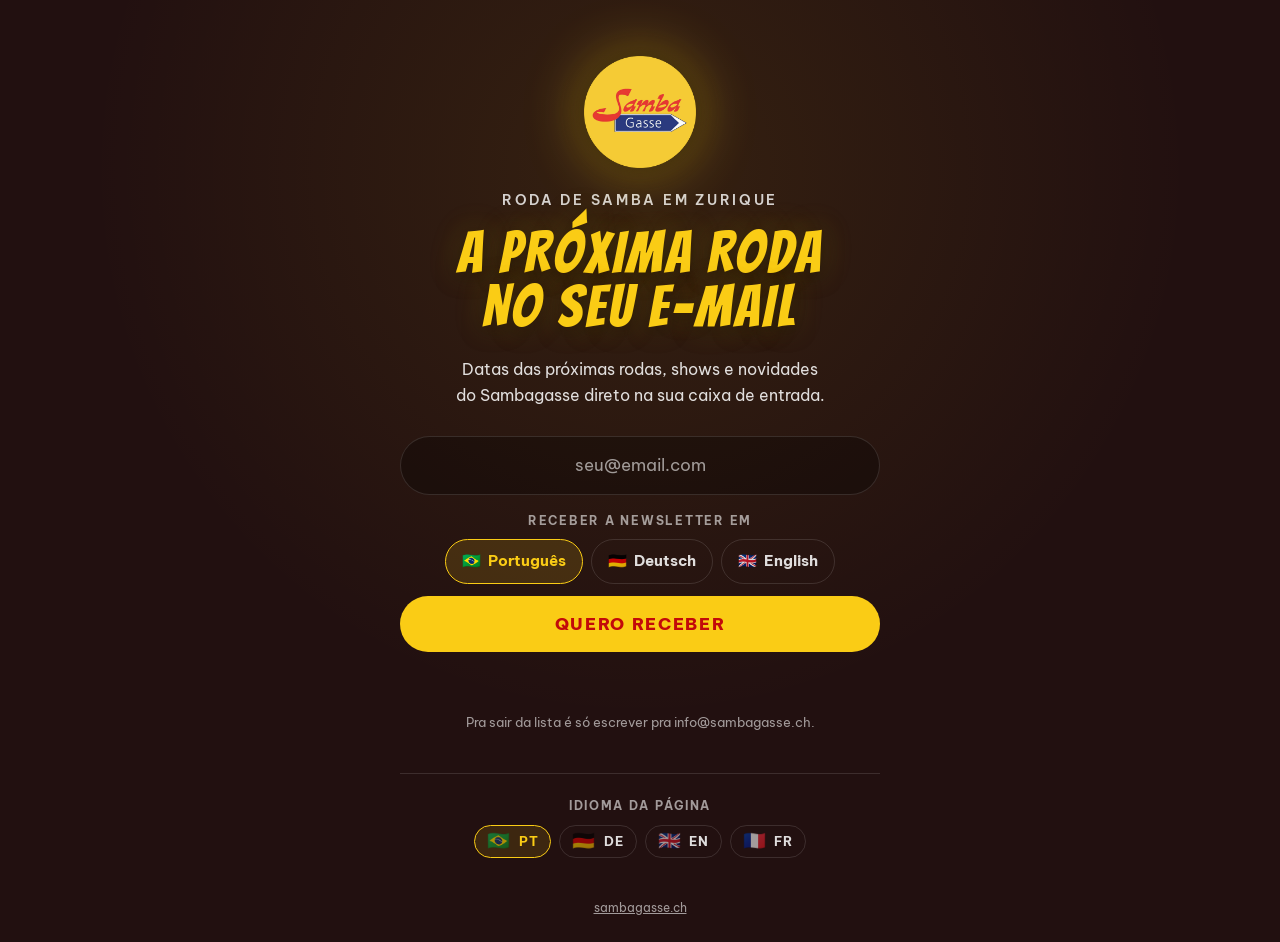
<file: index.html>
<!doctype html>
<html lang="pt-BR">
<head>
<meta charset="utf-8">
<meta name="viewport" content="width=device-width, initial-scale=1, viewport-fit=cover">
<title>Newsletter Sambagasse</title>
<link rel="icon" href="images/logo.png">
<link rel="preconnect" href="https://fonts.googleapis.com">
<link rel="preconnect" href="https://fonts.gstatic.com" crossorigin>
<link rel="stylesheet" href="https://fonts.googleapis.com/css2?family=Bangers&family=Be+Vietnam+Pro:wght@400;600;700;800&display=swap">
<link rel="stylesheet" href="style.css">
</head>
<body>
<main>
  <img class="logo" src="images/logo.png" alt="Sambagasse" onerror="this.hidden=true">
  <div class="kicker" data-t="kicker">Roda de Samba em Zurique</div>
  <h1 data-t="title">A próxima roda no seu e-mail</h1>
  <p class="lead" data-t="lead">Datas das próximas rodas, shows e novidades do Sambagasse direto na sua caixa de entrada.</p>

  <form id="form" novalidate>
    <label class="sr" for="email" data-t="label">Seu e-mail</label>
    <input type="email" id="email" name="email" autocomplete="email" inputmode="email" required placeholder="seu@email.com" data-t-placeholder="placeholder">
    <fieldset class="pick">
      <legend data-t="pick">Receber a newsletter em</legend>
      <div class="choices">
        <label><input type="radio" name="nl" value="pt" checked><span aria-hidden="true">🇧🇷</span>Português</label>
        <label><input type="radio" name="nl" value="de"><span aria-hidden="true">🇩🇪</span>Deutsch</label>
        <label><input type="radio" name="nl" value="en"><span aria-hidden="true">🇬🇧</span>English</label>
      </div>
    </fieldset>
    <!-- Campo-armadilha pra robôs: pessoas não veem nem preenchem -->
    <input class="hp" type="text" id="website" name="website" tabindex="-1" autocomplete="off" aria-hidden="true">
    <button class="cta" type="submit" id="submit" data-t="button">Quero receber</button>
    <p id="msg" role="status" aria-live="polite"></p>
  </form>

  <div class="done" id="done" hidden>
    <strong data-t="doneTitle">Pronto!</strong>
    <span data-t="doneText">Você está na lista. Até a próxima roda!</span>
    <a id="latest" href="2026-11/pt.html" data-t="latest">Ler a última newsletter</a>
  </div>

  <p class="note" data-t="note">Pra sair da lista é só escrever pra info@sambagasse.ch.</p>

  <nav class="langs" aria-labelledby="langLabel">
    <span id="langLabel" data-t="change">Idioma da página</span>
    <div class="flags">
      <button type="button" data-lang="pt" aria-pressed="true"><span class="flag" aria-hidden="true">🇧🇷</span>PT</button>
      <button type="button" data-lang="de" aria-pressed="false"><span class="flag" aria-hidden="true">🇩🇪</span>DE</button>
      <button type="button" data-lang="en" aria-pressed="false"><span class="flag" aria-hidden="true">🇬🇧</span>EN</button>
      <button type="button" data-lang="fr" aria-pressed="false"><span class="flag" aria-hidden="true">🇫🇷</span>FR</button>
    </div>
  </nav>
</main>
<footer><a href="https://sambagasse.ch" target="_blank" rel="noopener">sambagasse.ch</a></footer>

<script>
// Supabase: URL do projeto e a chave pública (anon / publishable). Nunca coloque a service_role aqui.
const SUPABASE_URL = "https://fixpfxxlnuhwzvbgcykm.supabase.co";
const SUPABASE_KEY = "sb_publishable_9SUF0gKkr4337Ai9i4kCrg_pSaW2sSI";
const TABLE = "emails_newsletter";
const PREFS = "idioma_newsletter";   // language changes (insert-only, several rows per e-mail allowed)
const LATEST = "2026-11";            // folder of the latest issue: LATEST/<pt|de|en>.html
const NL_LANGS = ["pt", "de", "en"]; // the newsletter exists in these languages

const T = {
  pt: {
    html: "pt-BR", kicker: "Roda de Samba em Zurique", title: "A próxima roda no seu e-mail",
    lead: "Datas das próximas rodas, shows e novidades do Sambagasse direto na sua caixa de entrada.",
    label: "Seu e-mail", placeholder: "seu@email.com", button: "Quero receber", sending: "Enviando…",
    doneTitle: "Pronto!", doneText: "Você está na lista. Até a próxima roda!",
    note: "Pra sair da lista é só escrever pra info@sambagasse.ch.", change: "Idioma da página", pick: "Receber a newsletter em", latest: "Ler a última newsletter",
    invalid: "Esse e-mail parece incompleto. Confere e tenta de novo.",
    already: "Esse e-mail já está na lista. Até a próxima roda!",
    error: "Não deu pra salvar agora. Tenta de novo em instantes.",
  },
  de: {
    html: "de-CH", kicker: "Samba-Roda in Zürich", title: "Die nächste Roda in deinem Postfach",
    lead: "Termine der nächsten Rodas, Konzerte und News von Sambagasse direkt in dein Postfach.",
    label: "Deine E-Mail-Adresse", placeholder: "deine@email.ch", button: "Anmelden", sending: "Wird gesendet…",
    doneTitle: "Geschafft!", doneText: "Du bist auf der Liste. Bis zur nächsten Roda!",
    note: "Abmelden kannst du dich jederzeit mit einer Nachricht an info@sambagasse.ch.", change: "Sprache der Seite", pick: "Newsletter erhalten auf", latest: "Den letzten Newsletter lesen",
    invalid: "Diese E-Mail-Adresse scheint unvollständig. Bitte prüfe sie nochmal.",
    already: "Diese E-Mail-Adresse ist schon auf der Liste. Bis zur nächsten Roda!",
    error: "Das Speichern hat gerade nicht geklappt. Bitte versuch es gleich nochmal.",
  },
  en: {
    html: "en", kicker: "Samba Roda in Zurich", title: "The next roda in your inbox",
    lead: "Dates of upcoming rodas, concerts and Sambagasse news, straight to your inbox.",
    label: "Your email", placeholder: "you@email.com", button: "Sign me up", sending: "Sending…",
    doneTitle: "You're in!", doneText: "You're on the list. See you at the next roda!",
    note: "To leave the list, just write to info@sambagasse.ch.", change: "Page language", pick: "Get the newsletter in", latest: "Read the latest newsletter",
    invalid: "That email looks incomplete. Please check it and try again.",
    already: "That email is already on the list. See you at the next roda!",
    error: "We couldn't save that right now. Please try again in a moment.",
  },
  fr: {
    html: "fr", kicker: "Roda de samba à Zurich", title: "La prochaine roda dans ta boîte mail",
    lead: "Les dates des prochaines rodas, les concerts et les nouvelles de Sambagasse, directement par e-mail.",
    label: "Ton adresse e-mail", placeholder: "toi@email.ch", button: "Je m'inscris", sending: "Envoi…",
    doneTitle: "C'est fait !", doneText: "Tu es sur la liste. À la prochaine roda !",
    note: "Pour te désinscrire, écris simplement à info@sambagasse.ch.", change: "Langue de la page", pick: "Recevoir la newsletter en", latest: "Lire la dernière newsletter",
    invalid: "Cette adresse e-mail semble incomplète. Vérifie-la et réessaie.",
    already: "Cette adresse est déjà sur la liste. À la prochaine roda !",
    error: "Impossible d'enregistrer pour l'instant. Réessaie dans un instant.",
  },
};

const $ = (id) => document.getElementById(id);
let lang = "pt";
let nlTouched = false;

const nlLang = () => document.querySelector('input[name="nl"]:checked').value;
function setNl(code) { document.querySelector(`input[name="nl"][value="${code}"]`).checked = true; }

function insert(table, row) {
  return fetch(`${SUPABASE_URL}/rest/v1/${table}`, {
    method: "POST",
    headers: { apikey: SUPABASE_KEY, Authorization: `Bearer ${SUPABASE_KEY}`, "Content-Type": "application/json", Prefer: "return=minimal" },
    body: JSON.stringify(row),
  });
}

function setLang(next) {
  lang = T[next] ? next : "pt";
  const t = T[lang];
  document.documentElement.lang = t.html;
  document.querySelectorAll("[data-t]").forEach((el) => { el.textContent = t[el.dataset.t]; });
  document.querySelectorAll("[data-t-placeholder]").forEach((el) => { el.placeholder = t[el.dataset.tPlaceholder]; });
  document.querySelectorAll(".flags button").forEach((b) => b.setAttribute("aria-pressed", String(b.dataset.lang === lang)));
  if ($("msg").dataset.key) say($("msg").dataset.key, $("msg").className);
  if (!nlTouched) setNl(NL_LANGS.includes(lang) ? lang : "en"); // follow the page until the visitor picks
  try { localStorage.setItem("sg-lang", lang); } catch (e) {}
}

function say(key, kind) {
  const msg = $("msg");
  msg.dataset.key = key || "";
  msg.textContent = key ? T[lang][key] : "";
  msg.className = kind || "";
}

function finish(key) {
  $("form").hidden = true;
  $("done").hidden = false;
  const text = $("done").querySelector("span");
  text.dataset.t = key === "already" ? "already" : "doneText";
  text.textContent = T[lang][text.dataset.t];
  $("latest").href = `${LATEST}/${nlLang()}.html`;
}

async function subscribe(e) {
  e.preventDefault();
  const input = $("email");
  const email = input.value.trim().toLowerCase();
  if (!/^[^\s@]+@[^\s@]+\.[^\s@]{2,}$/.test(email)) {
    input.setAttribute("aria-invalid", "true");
    say("invalid", "error");
    input.focus();
    return;
  }
  input.removeAttribute("aria-invalid");
  if ($("website").value) { finish(); return; } // robô: finge sucesso e não salva

  const btn = $("submit");
  btn.disabled = true; btn.textContent = T[lang].sending; say("");
  try {
    const language = nlLang();
    const res = await insert(TABLE, { email, language });
    if (res.ok) return finish();
    if (res.status === 409) { // e-mail repetido (índice único): guarda o idioma escolhido agora
      await insert(PREFS, { email, language }).catch(() => {});
      return finish("already");
    }
    console.error("Supabase:", res.status, await res.text());
    say("error", "error");
  } catch (err) {
    console.error("Supabase:", err);
    say("error", "error");
  } finally {
    btn.disabled = false; btn.textContent = T[lang].button;
  }
}

$("form").addEventListener("submit", subscribe);
$("email").addEventListener("input", () => { $("email").removeAttribute("aria-invalid"); if ($("msg").className === "error") say(""); });
document.querySelectorAll(".flags button").forEach((b) => b.addEventListener("click", () => setLang(b.dataset.lang)));
document.querySelectorAll('input[name="nl"]').forEach((r) => r.addEventListener("change", () => { nlTouched = true; }));

// Abre sempre em português, a não ser que a pessoa já tenha escolhido outro idioma antes
let saved = null;
try { saved = localStorage.getItem("sg-lang"); } catch (e) {}
setLang(saved || "pt");
</script>
</body>
</html>
</file>
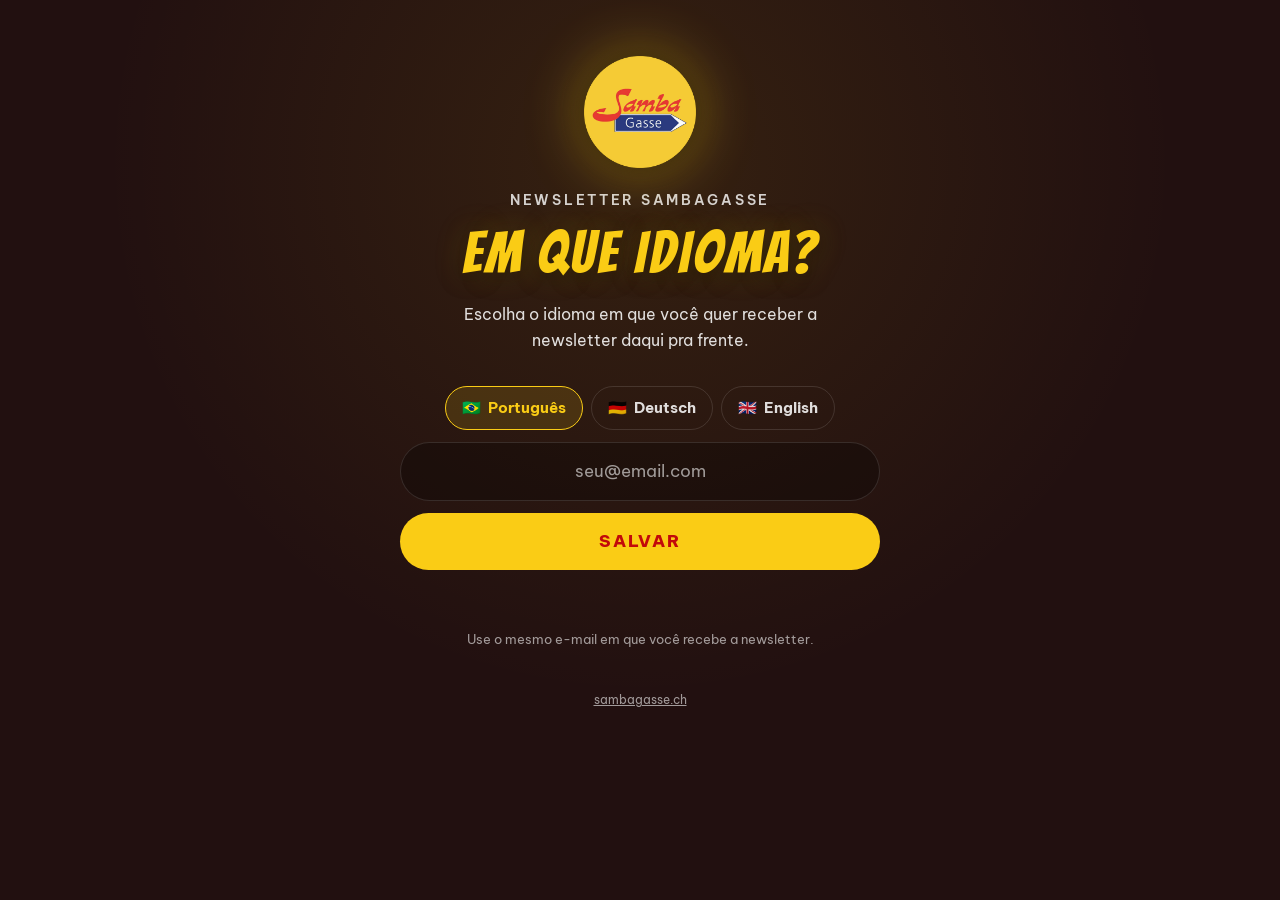
<file: idioma.html>
<!doctype html>
<html lang="pt-BR">
<head>
<meta charset="utf-8">
<meta name="viewport" content="width=device-width, initial-scale=1, viewport-fit=cover">
<meta name="robots" content="noindex">
<title>Idioma da newsletter · Sambagasse</title>
<link rel="icon" href="images/logo.png">
<link rel="preconnect" href="https://fonts.googleapis.com">
<link rel="preconnect" href="https://fonts.gstatic.com" crossorigin>
<link rel="stylesheet" href="https://fonts.googleapis.com/css2?family=Bangers&family=Be+Vietnam+Pro:wght@400;600;700;800&display=swap">
<link rel="stylesheet" href="style.css">
</head>
<body>
<!-- Linked from the newsletter: idioma.html?l=<page language>#<e-mail>. The e-mail sits after the #,
     so it never reaches a server log. Saves {email, language} in idioma_newsletter, then opens the
     latest issue in the chosen language. -->
<main>
  <img class="logo" src="images/logo.png" alt="Sambagasse" onerror="this.hidden=true">
  <div class="kicker" data-t="kicker">Newsletter Sambagasse</div>
  <h1 data-t="title">Em que idioma?</h1>
  <p class="lead" data-t="lead">Escolha o idioma em que você quer receber a newsletter daqui pra frente.</p>

  <form id="form" novalidate>
    <fieldset class="pick">
      <legend class="sr" data-t="pick">Idioma da newsletter</legend>
      <div class="choices">
        <label><input type="radio" name="nl" value="pt" checked><span aria-hidden="true">🇧🇷</span>Português</label>
        <label><input type="radio" name="nl" value="de"><span aria-hidden="true">🇩🇪</span>Deutsch</label>
        <label><input type="radio" name="nl" value="en"><span aria-hidden="true">🇬🇧</span>English</label>
      </div>
    </fieldset>
    <label class="sr" for="email" data-t="label">Seu e-mail</label>
    <input type="email" id="email" name="email" autocomplete="email" inputmode="email" required placeholder="seu@email.com" data-t-placeholder="placeholder">
    <input class="hp" type="text" id="website" name="website" tabindex="-1" autocomplete="off" aria-hidden="true">
    <button class="cta" type="submit" id="submit" data-t="button">Salvar</button>
    <p id="msg" role="status" aria-live="polite"></p>
  </form>

  <p class="note" data-t="note">Use o mesmo e-mail em que você recebe a newsletter.</p>
</main>
<footer><a href="https://sambagasse.ch" target="_blank" rel="noopener">sambagasse.ch</a></footer>

<script>
const SUPABASE_URL = "https://fixpfxxlnuhwzvbgcykm.supabase.co";
const SUPABASE_KEY = "sb_publishable_9SUF0gKkr4337Ai9i4kCrg_pSaW2sSI";
const PREFS = "idioma_newsletter";
const LATEST = "2026-11"; // folder of the latest issue (same as index.html)

const T = {
  pt: { html: "pt-BR", kicker: "Newsletter Sambagasse", title: "Em que idioma?", pick: "Idioma da newsletter",
        lead: "Escolha o idioma em que você quer receber a newsletter daqui pra frente.",
        label: "Seu e-mail", placeholder: "seu@email.com", button: "Salvar", sending: "Salvando…",
        note: "Use o mesmo e-mail em que você recebe a newsletter.",
        invalid: "Esse e-mail parece incompleto. Confere e tenta de novo.",
        error: "Não deu pra salvar agora. Tenta de novo em instantes." },
  de: { html: "de-CH", kicker: "Newsletter Sambagasse", title: "Welche Sprache?", pick: "Sprache des Newsletters",
        lead: "Wähle die Sprache, in der du den Newsletter ab jetzt bekommen möchtest.",
        label: "Deine E-Mail-Adresse", placeholder: "deine@email.ch", button: "Speichern", sending: "Wird gespeichert…",
        note: "Nimm die E-Mail-Adresse, mit der du den Newsletter bekommst.",
        invalid: "Diese E-Mail-Adresse scheint unvollständig. Bitte prüfe sie nochmal.",
        error: "Das Speichern hat gerade nicht geklappt. Bitte versuch es gleich nochmal." },
  en: { html: "en", kicker: "Sambagasse newsletter", title: "Which language?", pick: "Newsletter language",
        lead: "Choose the language you'd like to get the newsletter in from now on.",
        label: "Your email", placeholder: "you@email.com", button: "Save", sending: "Saving…",
        note: "Use the same email address that gets the newsletter.",
        invalid: "That email looks incomplete. Please check it and try again.",
        error: "We couldn't save that right now. Please try again in a moment." },
};

const $ = (id) => document.getElementById(id);
const params = new URLSearchParams(location.search);
const lang = T[params.get("l")] ? params.get("l") : "pt";
const t = T[lang];

document.documentElement.lang = t.html;
document.querySelectorAll("[data-t]").forEach((el) => { el.textContent = t[el.dataset.t]; });
document.querySelectorAll("[data-t-placeholder]").forEach((el) => { el.placeholder = t[el.dataset.tPlaceholder]; });
document.querySelector(`input[name="nl"][value="${lang}"]`).checked = true;
try { $("email").value = decodeURIComponent(location.hash.slice(1)).trim(); } catch (e) {}

function say(key) { $("msg").textContent = key ? t[key] : ""; $("msg").className = key ? "error" : ""; }

$("form").addEventListener("submit", async (e) => {
  e.preventDefault();
  const email = $("email").value.trim().toLowerCase();
  const language = document.querySelector('input[name="nl"]:checked').value;
  if (!/^[^\s@]+@[^\s@]+\.[^\s@]{2,}$/.test(email)) { $("email").setAttribute("aria-invalid", "true"); say("invalid"); $("email").focus(); return; }
  $("email").removeAttribute("aria-invalid");
  const go = () => { location.href = `${LATEST}/${language}.html`; };
  if ($("website").value) return go(); // robô: finge sucesso e não salva

  const btn = $("submit");
  btn.disabled = true; btn.textContent = t.sending; say("");
  try {
    const res = await fetch(`${SUPABASE_URL}/rest/v1/${PREFS}`, {
      method: "POST",
      headers: { apikey: SUPABASE_KEY, Authorization: `Bearer ${SUPABASE_KEY}`, "Content-Type": "application/json", Prefer: "return=minimal" },
      body: JSON.stringify({ email, language }),
    });
    if (res.ok) return go();
    console.error("Supabase:", res.status, await res.text());
    say("error");
  } catch (err) {
    console.error("Supabase:", err);
    say("error");
  } finally {
    btn.disabled = false; btn.textContent = t.button;
  }
});
$("email").addEventListener("input", () => { $("email").removeAttribute("aria-invalid"); say(""); });
</script>
</body>
</html>
</file>
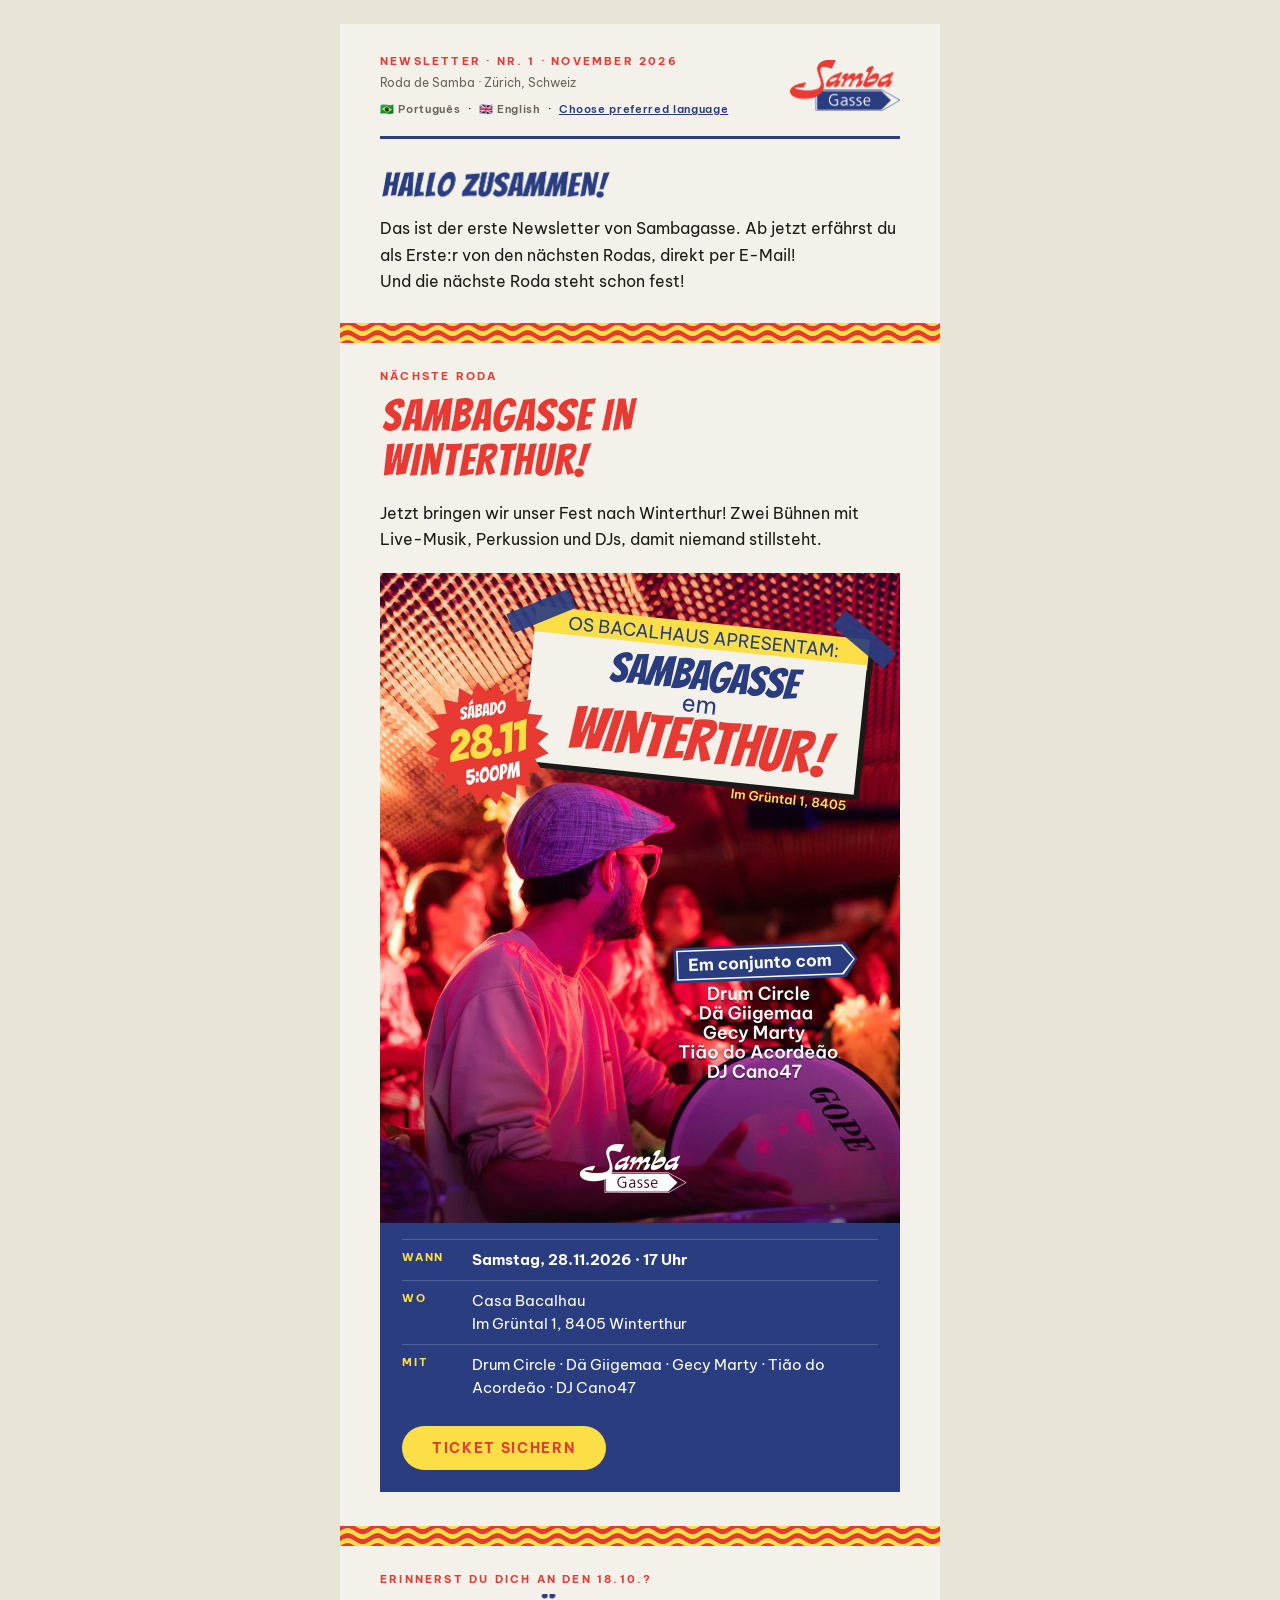
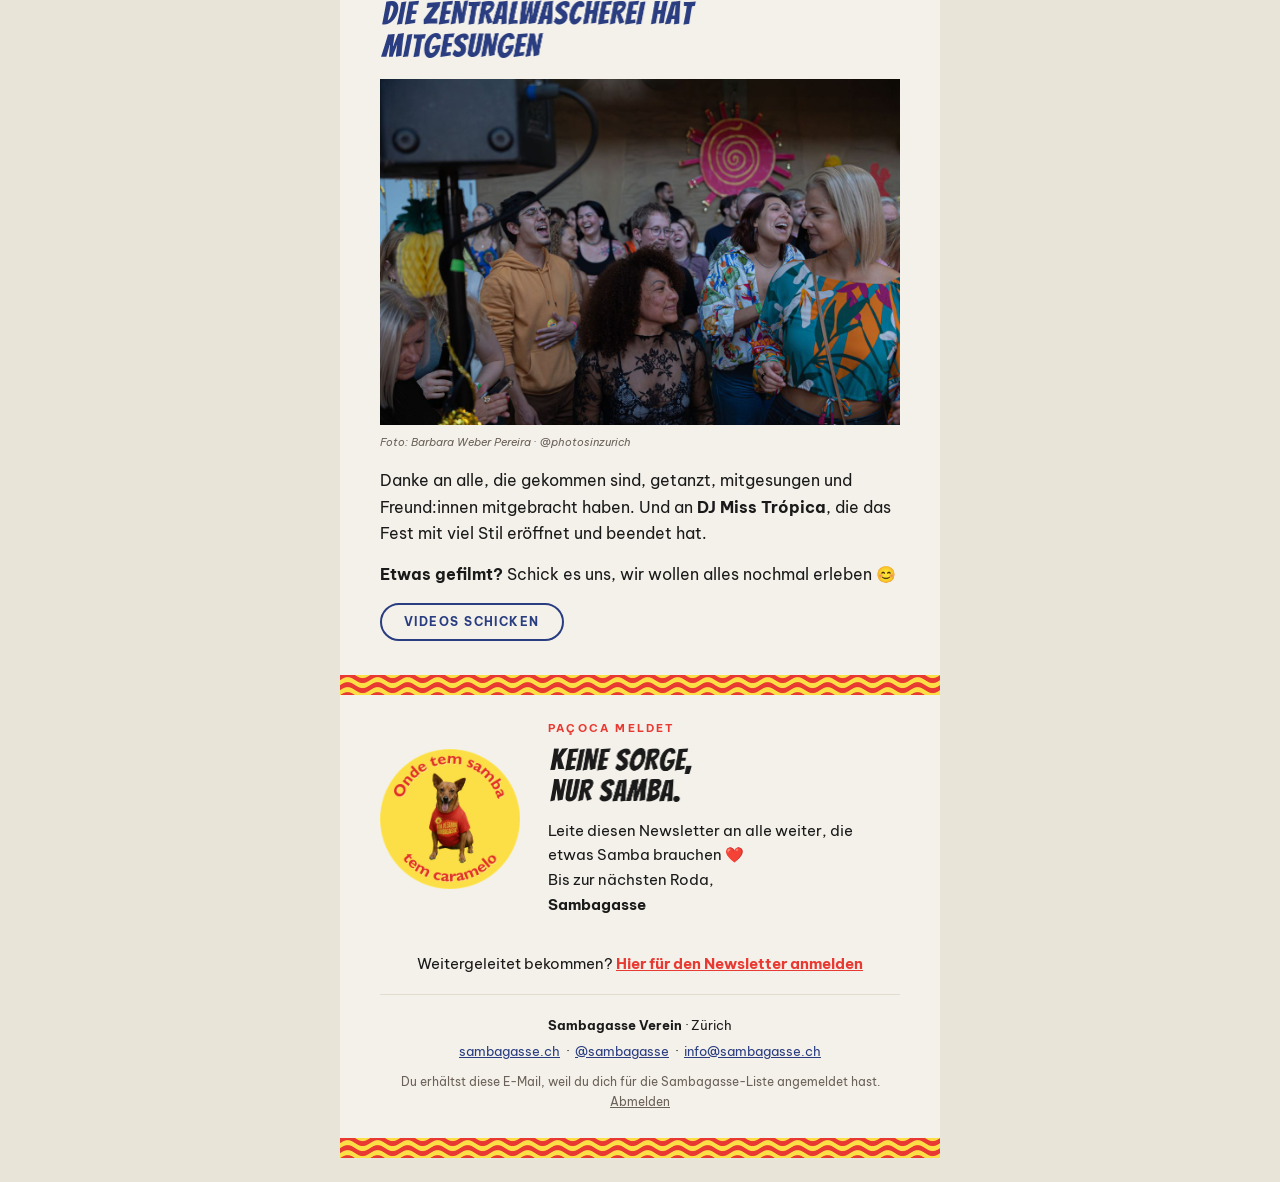
<file: 2026-11/de.html>
<!doctype html>
<html lang="de-CH">
<head>
<meta charset="utf-8">
<meta name="viewport" content="width=device-width,initial-scale=1">
<meta name="color-scheme" content="light">
<meta name="supported-color-schemes" content="light">
<title>Sambagasse in Winterthur! · Newsletter Nr. 1</title>
<link href="https://fonts.googleapis.com/css2?family=Bangers&family=Be+Vietnam+Pro:wght@400;600;700&display=swap" rel="stylesheet">
<style>
  body { margin:0; padding:0; }
  @media (max-width:620px) {
    .px { padding-left:22px !important; padding-right:22px !important; }
    .stk img { width:110px !important; }
    .stk { width:116px !important; }
    .lg { width:88px !important; }
    .lg img { width:88px !important; height:40px !important; }
  }
</style>
</head>
<body style="margin:0;padding:0;background:#e9e4d8">
<div style="display:none;max-height:0;overflow:hidden;opacity:0">Samstag, 28.11., ab 17 Uhr: Die Roda kommt nach Winterthur. Tickets im Link.</div>
<table role="presentation" width="100%" cellpadding="0" cellspacing="0" border="0" style="background:#e9e4d8">
<tr><td align="center" style="padding:24px 0">
<table role="presentation" width="600" cellpadding="0" cellspacing="0" border="0" style="width:100%;max-width:600px;background:#F4F1EA">
<tr><td class="px" style="padding:30px 40px 18px"><table role="presentation" width="100%" cellpadding="0" cellspacing="0" border="0"><tr>
      <td valign="middle"><p style="margin:0 0 6px;font:700 11px/1.4 'Be Vietnam Pro','Helvetica Neue',Helvetica,Arial,sans-serif;letter-spacing:.2em;text-transform:uppercase;color:#E83A32">Newsletter · Nr. 1 · November 2026</p><p style="margin:0;font:400 12px/1.4 'Be Vietnam Pro','Helvetica Neue',Helvetica,Arial,sans-serif;color:#6b6259">Roda de Samba · Zürich, Schweiz</p>
        <p style="margin:10px 0 0;font:600 11px/1.4 'Be Vietnam Pro','Helvetica Neue',Helvetica,Arial,sans-serif;letter-spacing:.06em"><a href="https://sambagassezh.github.io/sambagasse-newsletter/2026-11/pt.html" style="color:#6b6259;text-decoration:none">🇧🇷 Português</a> &nbsp;·&nbsp; <a href="https://sambagassezh.github.io/sambagasse-newsletter/2026-11/en.html" style="color:#6b6259;text-decoration:none">🇬🇧 English</a> &nbsp;·&nbsp; <a href="https://sambagassezh.github.io/sambagasse-newsletter/idioma.html?l=de" style="color:#293D80;white-space:nowrap">Choose preferred language</a></p></td>
      <td class="lg" width="110" align="right" valign="middle"><img src="https://sambagassezh.github.io/sambagasse-newsletter/img/2026-11/logo.png" alt="Sambagasse" width="110" height="51" style="display:block;width:110px;height:51px;border:0"></td>
    </tr></table></td></tr>
<tr><td class="px" style="padding:0 40px"><div style="border-top:3px solid #293D80;font-size:0;line-height:0">&nbsp;</div></td></tr>
<tr><td class="px" style="padding:26px 40px 0"><div class="h" style="margin:0 0 10px;line-height:0;font-size:0"><img src="https://sambagassezh.github.io/sambagasse-newsletter/img/2026-11/titulos/t_bbabaf0cb4.png" alt="Hallo zusammen!" width="231" style="display:block;width:231px;max-width:100%;height:auto;border:0;font:400 34px/1.1 'Bangers',Impact,'Arial Narrow',sans-serif;color:#293D80"></div><p style="margin:0;font:400 16px/1.65 'Be Vietnam Pro','Helvetica Neue',Helvetica,Arial,sans-serif;color:#1A1A1A;">Das ist der erste Newsletter von Sambagasse. Ab jetzt erfährst du als Erste:r von den nächsten Rodas, direkt per E-Mail!<br>Und die nächste Roda steht schon fest!</p></td></tr>
<tr><td style="padding:28px 0 26px"><img src="https://sambagassezh.github.io/sambagasse-newsletter/img/2026-11/ondas.png" alt="" width="600" style="display:block;width:100%;max-width:600px;height:auto;border:0"></td></tr>
<tr><td class="px" style="padding:0 40px"><p style="margin:0 0 6px;font:700 11px/1.4 'Be Vietnam Pro','Helvetica Neue',Helvetica,Arial,sans-serif;letter-spacing:.2em;text-transform:uppercase;color:#E83A32">Nächste Roda</p><div class="h" style="margin:0 0 14px;line-height:0;font-size:0"><img src="https://sambagassezh.github.io/sambagasse-newsletter/img/2026-11/titulos/t_260966209a.png" alt="Sambagasse in Winterthur!" width="258" style="display:block;width:258px;max-width:100%;height:auto;border:0;font:400 44px/1.1 'Bangers',Impact,'Arial Narrow',sans-serif;color:#E83A32"></div><p style="margin:0 0 20px;font:400 16px/1.65 'Be Vietnam Pro','Helvetica Neue',Helvetica,Arial,sans-serif;color:#1A1A1A;">Jetzt bringen wir unser Fest nach Winterthur! Zwei Bühnen mit Live-Musik, Perkussion und DJs, damit niemand stillsteht.</p></td></tr>
<tr><td class="px" style="padding:0 40px"><table role="presentation" width="100%" cellpadding="0" cellspacing="0" border="0" style="background:#293D80">
    <tr><td style="padding:0;font-size:0;line-height:0"><img src="https://sambagassezh.github.io/sambagasse-newsletter/img/2026-11/flyer_winterthur.jpg" alt="Flyer: Sambagasse in Winterthur, Samstag 28.11., 17 Uhr, Im Grüntal 1" width="520" style="display:block;width:100%;height:auto;border:0"></td></tr>
    <tr><td style="padding:16px 22px 22px">
      <table role="presentation" width="100%" cellpadding="0" cellspacing="0" border="0"><tr><td width="70" valign="top" style="padding:9px 0;border-top:1px solid rgba(255,255,255,.18);font:700 11px/1.6 'Be Vietnam Pro','Helvetica Neue',Helvetica,Arial,sans-serif;letter-spacing:.16em;text-transform:uppercase;color:#FCDF46">Wann</td><td valign="top" style="padding:9px 0;border-top:1px solid rgba(255,255,255,.18);font:700 15px/1.5 'Be Vietnam Pro','Helvetica Neue',Helvetica,Arial,sans-serif;color:#ffffff">Samstag, 28.11.2026 · 17 Uhr</td></tr><tr><td width="70" valign="top" style="padding:9px 0;border-top:1px solid rgba(255,255,255,.18);font:700 11px/1.6 'Be Vietnam Pro','Helvetica Neue',Helvetica,Arial,sans-serif;letter-spacing:.16em;text-transform:uppercase;color:#FCDF46">Wo</td><td valign="top" style="padding:9px 0;border-top:1px solid rgba(255,255,255,.18);font:400 15px/1.5 'Be Vietnam Pro','Helvetica Neue',Helvetica,Arial,sans-serif;color:#ffffff">Casa Bacalhau<br>Im Grüntal 1, 8405 Winterthur</td></tr><tr><td width="70" valign="top" style="padding:9px 0;border-top:1px solid rgba(255,255,255,.18);font:700 11px/1.6 'Be Vietnam Pro','Helvetica Neue',Helvetica,Arial,sans-serif;letter-spacing:.16em;text-transform:uppercase;color:#FCDF46">Mit</td><td valign="top" style="padding:9px 0;border-top:1px solid rgba(255,255,255,.18);font:400 15px/1.5 'Be Vietnam Pro','Helvetica Neue',Helvetica,Arial,sans-serif;color:#ffffff">Drum Circle · Dä Giigemaa · Gecy Marty · Tião do Acordeão · DJ Cano47</td></tr></table>
      <div style="height:18px;line-height:18px;font-size:0">&nbsp;</div><table role="presentation" cellpadding="0" cellspacing="0" border="0"><tr><td style="background:#FCDF46;border-radius:999px"><a href="https://eventfrog.ch/fr/p/concerts/latino/sambagasse-in-winterthur-brasilianische-samba-live-musik-winterthur-7521474473914045132.html" style="display:inline-block;padding:15px 30px;font:700 14px/1 'Be Vietnam Pro','Helvetica Neue',Helvetica,Arial,sans-serif;letter-spacing:.12em;text-transform:uppercase;color:#E83A32;text-decoration:none">Ticket sichern</a></td></tr></table>
    </td></tr></table></td></tr>
<tr><td style="padding:34px 0 26px"><img src="https://sambagassezh.github.io/sambagasse-newsletter/img/2026-11/ondas.png" alt="" width="600" style="display:block;width:100%;max-width:600px;height:auto;border:0"></td></tr>
<tr><td class="px" style="padding:0 40px"><p style="margin:0 0 6px;font:700 11px/1.4 'Be Vietnam Pro','Helvetica Neue',Helvetica,Arial,sans-serif;letter-spacing:.2em;text-transform:uppercase;color:#E83A32">Erinnerst du dich an den 18.10.?</p><div class="h" style="margin:0 0 14px;line-height:0;font-size:0"><img src="https://sambagassezh.github.io/sambagasse-newsletter/img/2026-11/titulos/t_f7b60b12fa.png" alt="Die Zentralwäscherei hat mitgesungen" width="318" style="display:block;width:318px;max-width:100%;height:auto;border:0;font:400 32px/1.1 'Bangers',Impact,'Arial Narrow',sans-serif;color:#293D80"></div></td></tr>
<tr><td class="px" style="padding:0 40px"><img src="https://sambagassezh.github.io/sambagasse-newsletter/img/2026-11/zw_coro.jpg" alt="Das Publikum singt mit, Roda in der Zentralwäscherei, 18.10.2026" width="520" style="display:block;width:100%;max-width:520px;height:auto;border:0"><p style="margin:8px 0 16px;font:400 11px/1.65 'Be Vietnam Pro','Helvetica Neue',Helvetica,Arial,sans-serif;color:#6b6259;font-style:italic">Foto: Barbara Weber Pereira · @photosinzurich</p></td></tr>
<tr><td class="px" style="padding:0 40px"><p style="margin:0 0 14px;font:400 16px/1.65 'Be Vietnam Pro','Helvetica Neue',Helvetica,Arial,sans-serif;color:#1A1A1A;">Danke an alle, die gekommen sind, getanzt, mitgesungen und Freund:innen mitgebracht haben. Und an <strong>DJ Miss Trópica</strong>, die das Fest mit viel Stil eröffnet und beendet hat.</p><p style="margin:0 0 16px;font:400 16px/1.65 'Be Vietnam Pro','Helvetica Neue',Helvetica,Arial,sans-serif;color:#1A1A1A;"><strong>Etwas gefilmt?</strong> Schick es uns, wir wollen alles nochmal erleben 😊</p><table role="presentation" cellpadding="0" cellspacing="0" border="0"><tr><td style="background:transparent;border:2px solid #293D80;border-radius:999px"><a href="https://sambagassezh.github.io/videos/?festa=outubro-2026" style="display:inline-block;padding:11px 22px;font:700 12px/1 'Be Vietnam Pro','Helvetica Neue',Helvetica,Arial,sans-serif;letter-spacing:.12em;text-transform:uppercase;color:#293D80;text-decoration:none">Videos schicken</a></td></tr></table></td></tr>
<tr><td style="padding:34px 0 26px"><img src="https://sambagassezh.github.io/sambagasse-newsletter/img/2026-11/ondas.png" alt="" width="600" style="display:block;width:100%;max-width:600px;height:auto;border:0"></td></tr>
<tr><td class="px" style="padding:0 40px"><table role="presentation" width="100%" cellpadding="0" cellspacing="0" border="0"><tr>
      <td class="stk" width="150" valign="middle"><img src="https://sambagassezh.github.io/sambagasse-newsletter/img/2026-11/pacoca_adesivo.png" alt="Paçoca-Sticker: Onde tem samba tem caramelo" width="140" style="display:block;width:140px;height:auto;border:0"></td>
      <td valign="middle" style="padding-left:18px"><p style="margin:0 0 6px;font:700 11px/1.4 'Be Vietnam Pro','Helvetica Neue',Helvetica,Arial,sans-serif;letter-spacing:.2em;text-transform:uppercase;color:#E83A32">Paçoca meldet</p><div class="h" style="margin:0 0 10px;line-height:0;font-size:0"><img src="https://sambagassezh.github.io/sambagasse-newsletter/img/2026-11/titulos/t_f00ebd1643.png" alt="Keine Sorge, nur Samba." width="149" style="display:block;width:149px;max-width:100%;height:auto;border:0;font:400 30px/1.1 'Bangers',Impact,'Arial Narrow',sans-serif;color:#1A1A1A"></div>
        <p style="margin:0;font:400 15px/1.65 'Be Vietnam Pro','Helvetica Neue',Helvetica,Arial,sans-serif;color:#1A1A1A;">Leite diesen Newsletter an alle weiter, die etwas Samba brauchen ❤️<br>Bis zur nächsten Roda,<br><strong>Sambagasse</strong></p></td>
    </tr></table></td></tr>
<tr><td class="px" style="padding:34px 40px 0"><p style="margin:0;font:400 15px/1.65 'Be Vietnam Pro','Helvetica Neue',Helvetica,Arial,sans-serif;color:#1A1A1A;text-align:center">Weitergeleitet bekommen? <a href="https://sambagassezh.github.io/sambagasse-newsletter/" style="color:#E83A32;font-weight:700">Hier für den Newsletter anmelden</a></p></td></tr>
<tr><td class="px" style="padding:18px 40px 26px"><div style="border-top:1px solid #e2dccf;padding-top:20px;text-align:center">
      <p style="margin:0 0 4px;font:400 13px/1.65 'Be Vietnam Pro','Helvetica Neue',Helvetica,Arial,sans-serif;color:#1A1A1A;"><strong>Sambagasse Verein</strong> · Zürich</p>
      <p style="margin:0 0 10px;font:400 13px/1.65 'Be Vietnam Pro','Helvetica Neue',Helvetica,Arial,sans-serif;color:#1A1A1A;"><a href="https://sambagasse.ch" style="color:#293D80">sambagasse.ch</a> &nbsp;·&nbsp; <a href="https://www.instagram.com/sambagasse/" style="color:#293D80">@sambagasse</a> &nbsp;·&nbsp; <a href="mailto:info@sambagasse.ch" style="color:#293D80">info@sambagasse.ch</a></p>
      <p style="margin:0;font:400 12px/1.65 'Be Vietnam Pro','Helvetica Neue',Helvetica,Arial,sans-serif;color:#6b6259;">Du erhältst diese E-Mail, weil du dich für die Sambagasse-Liste angemeldet hast. <a href="mailto:info@sambagasse.ch?subject=Newsletter" style="color:#6b6259">Abmelden</a></p>
    </div></td></tr>
<tr><td><img src="https://sambagassezh.github.io/sambagasse-newsletter/img/2026-11/ondas.png" alt="" width="600" style="display:block;width:100%;max-width:600px;height:auto;border:0"></td></tr>
</table>
</td></tr>
</table>
</body>
</html>
</file>
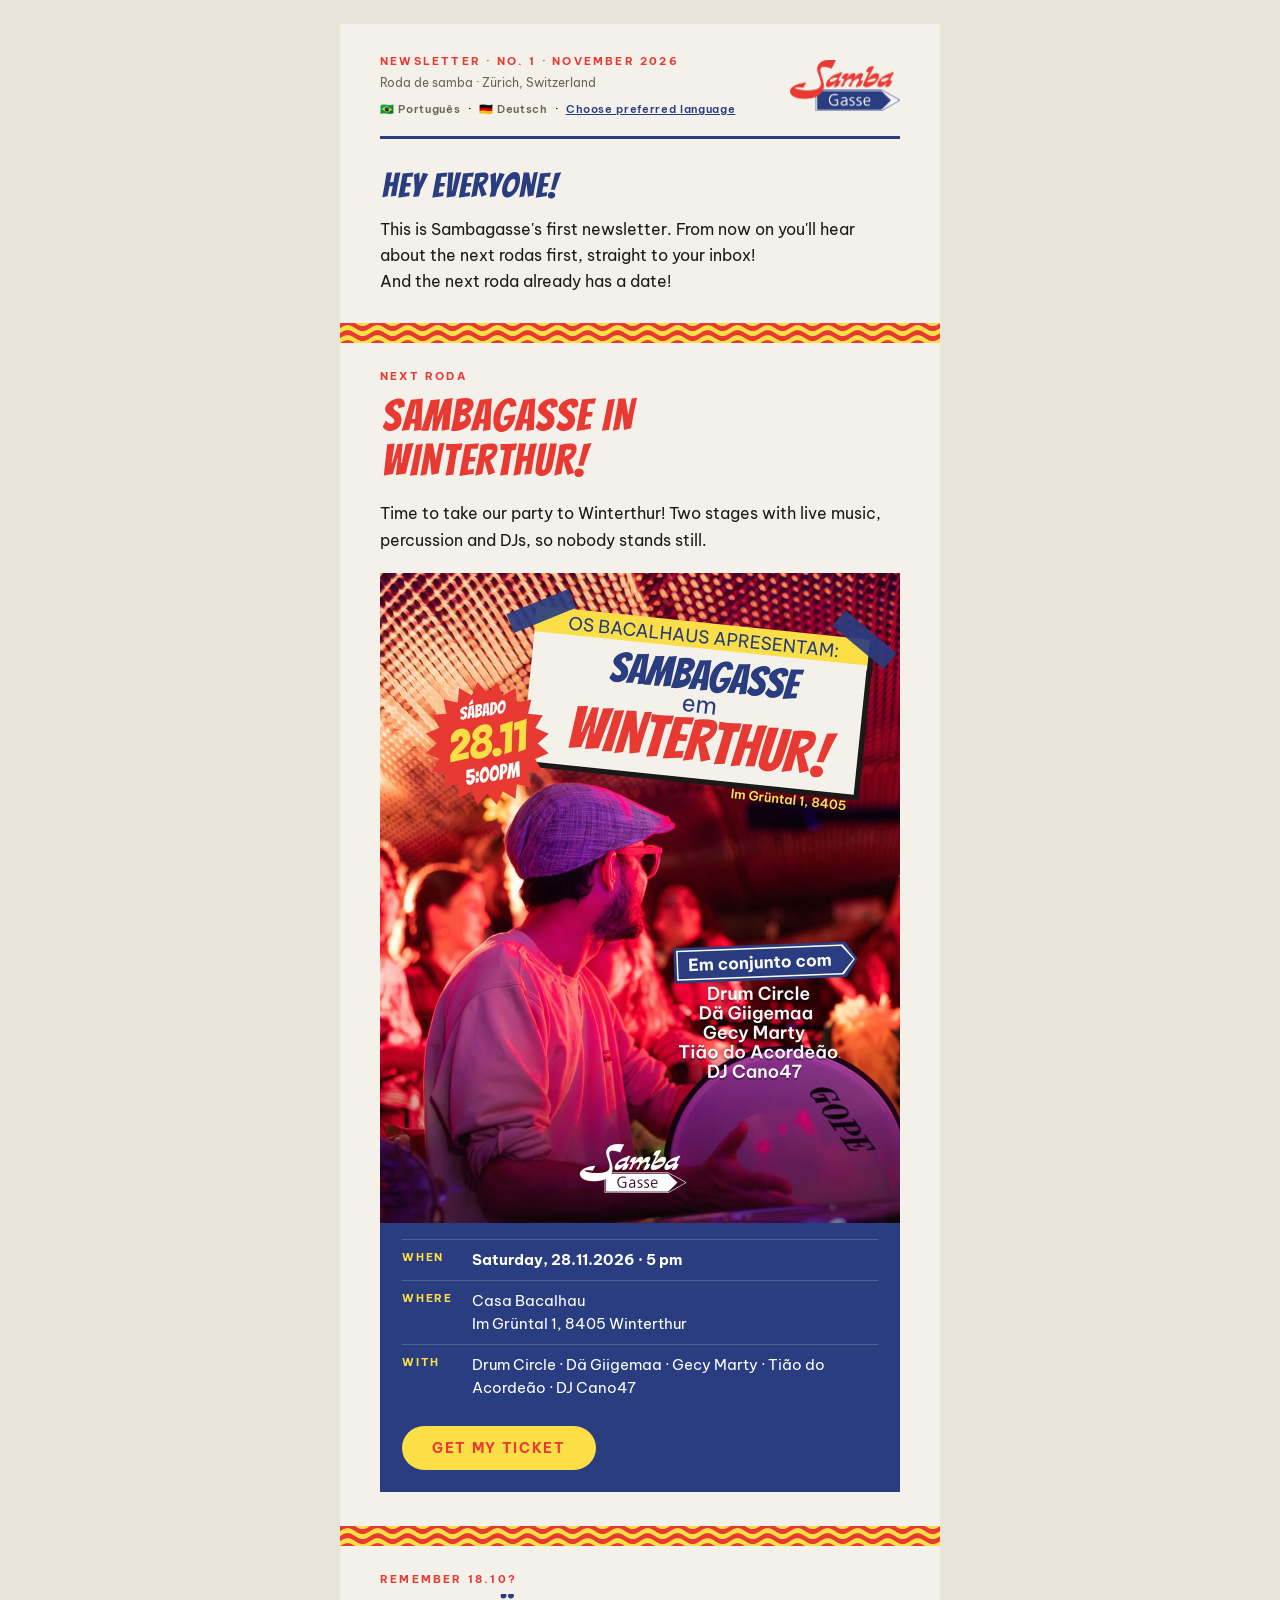
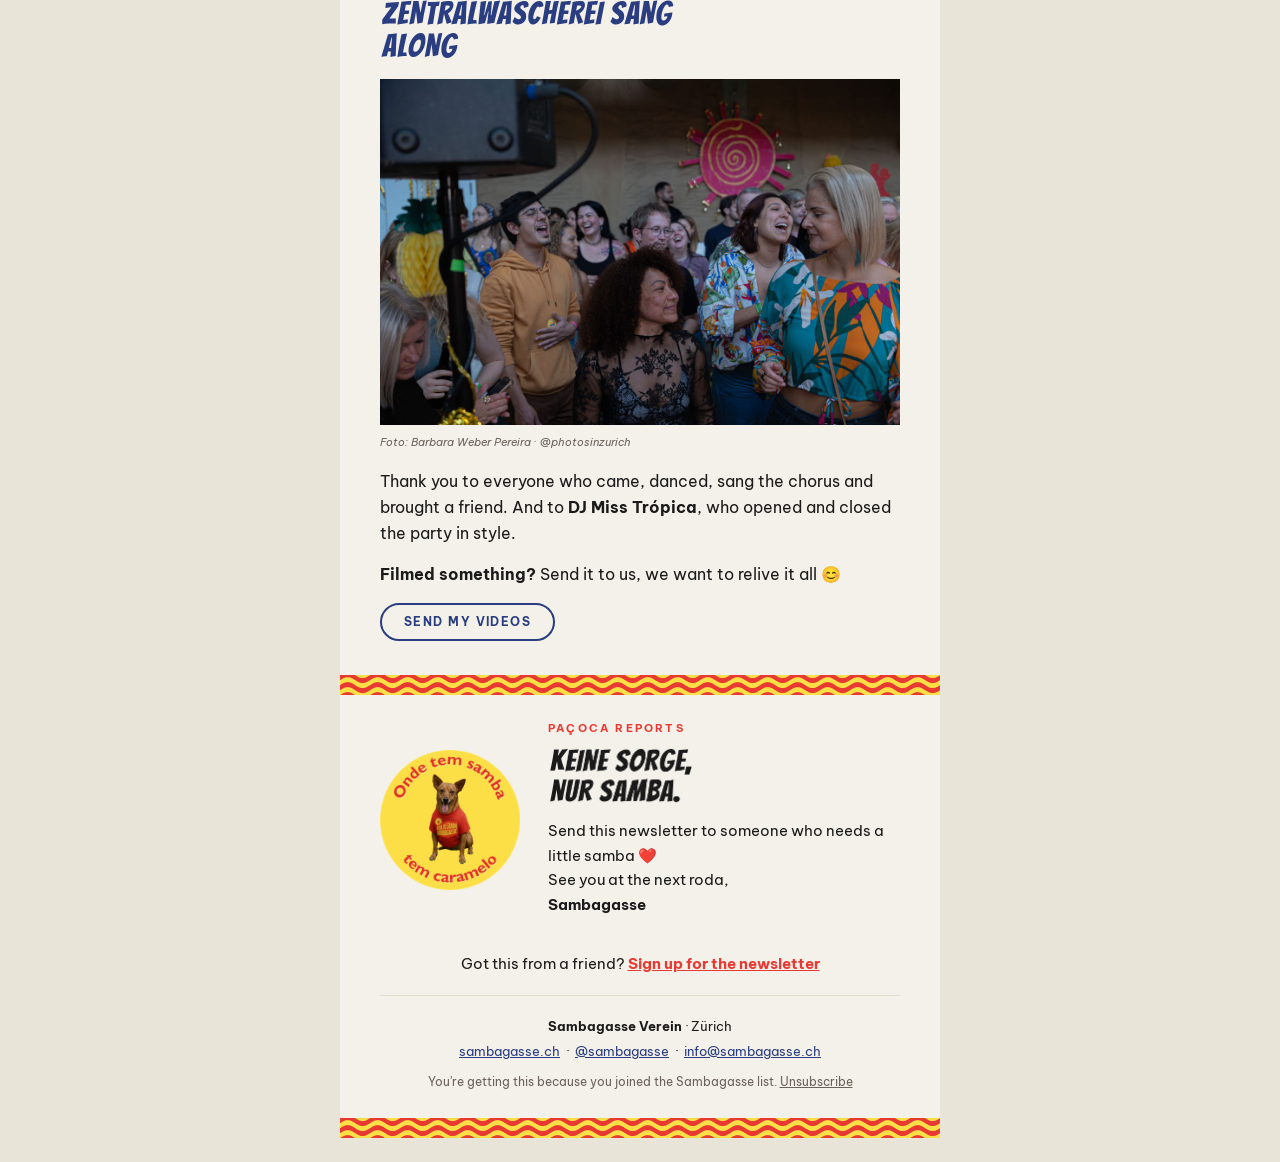
<file: 2026-11/en.html>
<!doctype html>
<html lang="en">
<head>
<meta charset="utf-8">
<meta name="viewport" content="width=device-width,initial-scale=1">
<meta name="color-scheme" content="light">
<meta name="supported-color-schemes" content="light">
<title>Sambagasse in Winterthur! · Newsletter No. 1</title>
<link href="https://fonts.googleapis.com/css2?family=Bangers&family=Be+Vietnam+Pro:wght@400;600;700&display=swap" rel="stylesheet">
<style>
  body { margin:0; padding:0; }
  @media (max-width:620px) {
    .px { padding-left:22px !important; padding-right:22px !important; }
    .stk img { width:110px !important; }
    .stk { width:116px !important; }
    .lg { width:88px !important; }
    .lg img { width:88px !important; height:40px !important; }
  }
</style>
</head>
<body style="margin:0;padding:0;background:#e9e4d8">
<div style="display:none;max-height:0;overflow:hidden;opacity:0">Saturday 28.11, from 5 pm: the roda goes to Winterthur. Tickets in the link.</div>
<table role="presentation" width="100%" cellpadding="0" cellspacing="0" border="0" style="background:#e9e4d8">
<tr><td align="center" style="padding:24px 0">
<table role="presentation" width="600" cellpadding="0" cellspacing="0" border="0" style="width:100%;max-width:600px;background:#F4F1EA">
<tr><td class="px" style="padding:30px 40px 18px"><table role="presentation" width="100%" cellpadding="0" cellspacing="0" border="0"><tr>
      <td valign="middle"><p style="margin:0 0 6px;font:700 11px/1.4 'Be Vietnam Pro','Helvetica Neue',Helvetica,Arial,sans-serif;letter-spacing:.2em;text-transform:uppercase;color:#E83A32">Newsletter · No. 1 · November 2026</p><p style="margin:0;font:400 12px/1.4 'Be Vietnam Pro','Helvetica Neue',Helvetica,Arial,sans-serif;color:#6b6259">Roda de samba · Zürich, Switzerland</p>
        <p style="margin:10px 0 0;font:600 11px/1.4 'Be Vietnam Pro','Helvetica Neue',Helvetica,Arial,sans-serif;letter-spacing:.06em"><a href="https://sambagassezh.github.io/sambagasse-newsletter/2026-11/pt.html" style="color:#6b6259;text-decoration:none">🇧🇷 Português</a> &nbsp;·&nbsp; <a href="https://sambagassezh.github.io/sambagasse-newsletter/2026-11/de.html" style="color:#6b6259;text-decoration:none">🇩🇪 Deutsch</a> &nbsp;·&nbsp; <a href="https://sambagassezh.github.io/sambagasse-newsletter/idioma.html?l=en" style="color:#293D80;white-space:nowrap">Choose preferred language</a></p></td>
      <td class="lg" width="110" align="right" valign="middle"><img src="https://sambagassezh.github.io/sambagasse-newsletter/img/2026-11/logo.png" alt="Sambagasse" width="110" height="51" style="display:block;width:110px;height:51px;border:0"></td>
    </tr></table></td></tr>
<tr><td class="px" style="padding:0 40px"><div style="border-top:3px solid #293D80;font-size:0;line-height:0">&nbsp;</div></td></tr>
<tr><td class="px" style="padding:26px 40px 0"><div class="h" style="margin:0 0 10px;line-height:0;font-size:0"><img src="https://sambagassezh.github.io/sambagasse-newsletter/img/2026-11/titulos/t_3da5a05f7f.png" alt="Hey everyone!" width="183" style="display:block;width:183px;max-width:100%;height:auto;border:0;font:400 34px/1.1 'Bangers',Impact,'Arial Narrow',sans-serif;color:#293D80"></div><p style="margin:0;font:400 16px/1.65 'Be Vietnam Pro','Helvetica Neue',Helvetica,Arial,sans-serif;color:#1A1A1A;">This is Sambagasse's first newsletter. From now on you'll hear about the next rodas first, straight to your inbox!<br>And the next roda already has a date!</p></td></tr>
<tr><td style="padding:28px 0 26px"><img src="https://sambagassezh.github.io/sambagasse-newsletter/img/2026-11/ondas.png" alt="" width="600" style="display:block;width:100%;max-width:600px;height:auto;border:0"></td></tr>
<tr><td class="px" style="padding:0 40px"><p style="margin:0 0 6px;font:700 11px/1.4 'Be Vietnam Pro','Helvetica Neue',Helvetica,Arial,sans-serif;letter-spacing:.2em;text-transform:uppercase;color:#E83A32">Next roda</p><div class="h" style="margin:0 0 14px;line-height:0;font-size:0"><img src="https://sambagassezh.github.io/sambagasse-newsletter/img/2026-11/titulos/t_260966209a.png" alt="Sambagasse in Winterthur!" width="258" style="display:block;width:258px;max-width:100%;height:auto;border:0;font:400 44px/1.1 'Bangers',Impact,'Arial Narrow',sans-serif;color:#E83A32"></div><p style="margin:0 0 20px;font:400 16px/1.65 'Be Vietnam Pro','Helvetica Neue',Helvetica,Arial,sans-serif;color:#1A1A1A;">Time to take our party to Winterthur! Two stages with live music, percussion and DJs, so nobody stands still.</p></td></tr>
<tr><td class="px" style="padding:0 40px"><table role="presentation" width="100%" cellpadding="0" cellspacing="0" border="0" style="background:#293D80">
    <tr><td style="padding:0;font-size:0;line-height:0"><img src="https://sambagassezh.github.io/sambagasse-newsletter/img/2026-11/flyer_winterthur.jpg" alt="Flyer: Sambagasse in Winterthur, Saturday 28.11, 5 pm, Im Grüntal 1" width="520" style="display:block;width:100%;height:auto;border:0"></td></tr>
    <tr><td style="padding:16px 22px 22px">
      <table role="presentation" width="100%" cellpadding="0" cellspacing="0" border="0"><tr><td width="70" valign="top" style="padding:9px 0;border-top:1px solid rgba(255,255,255,.18);font:700 11px/1.6 'Be Vietnam Pro','Helvetica Neue',Helvetica,Arial,sans-serif;letter-spacing:.16em;text-transform:uppercase;color:#FCDF46">When</td><td valign="top" style="padding:9px 0;border-top:1px solid rgba(255,255,255,.18);font:700 15px/1.5 'Be Vietnam Pro','Helvetica Neue',Helvetica,Arial,sans-serif;color:#ffffff">Saturday, 28.11.2026 · 5 pm</td></tr><tr><td width="70" valign="top" style="padding:9px 0;border-top:1px solid rgba(255,255,255,.18);font:700 11px/1.6 'Be Vietnam Pro','Helvetica Neue',Helvetica,Arial,sans-serif;letter-spacing:.16em;text-transform:uppercase;color:#FCDF46">Where</td><td valign="top" style="padding:9px 0;border-top:1px solid rgba(255,255,255,.18);font:400 15px/1.5 'Be Vietnam Pro','Helvetica Neue',Helvetica,Arial,sans-serif;color:#ffffff">Casa Bacalhau<br>Im Grüntal 1, 8405 Winterthur</td></tr><tr><td width="70" valign="top" style="padding:9px 0;border-top:1px solid rgba(255,255,255,.18);font:700 11px/1.6 'Be Vietnam Pro','Helvetica Neue',Helvetica,Arial,sans-serif;letter-spacing:.16em;text-transform:uppercase;color:#FCDF46">With</td><td valign="top" style="padding:9px 0;border-top:1px solid rgba(255,255,255,.18);font:400 15px/1.5 'Be Vietnam Pro','Helvetica Neue',Helvetica,Arial,sans-serif;color:#ffffff">Drum Circle · Dä Giigemaa · Gecy Marty · Tião do Acordeão · DJ Cano47</td></tr></table>
      <div style="height:18px;line-height:18px;font-size:0">&nbsp;</div><table role="presentation" cellpadding="0" cellspacing="0" border="0"><tr><td style="background:#FCDF46;border-radius:999px"><a href="https://eventfrog.ch/fr/p/concerts/latino/sambagasse-in-winterthur-brasilianische-samba-live-musik-winterthur-7521474473914045132.html" style="display:inline-block;padding:15px 30px;font:700 14px/1 'Be Vietnam Pro','Helvetica Neue',Helvetica,Arial,sans-serif;letter-spacing:.12em;text-transform:uppercase;color:#E83A32;text-decoration:none">Get my ticket</a></td></tr></table>
    </td></tr></table></td></tr>
<tr><td style="padding:34px 0 26px"><img src="https://sambagassezh.github.io/sambagasse-newsletter/img/2026-11/ondas.png" alt="" width="600" style="display:block;width:100%;max-width:600px;height:auto;border:0"></td></tr>
<tr><td class="px" style="padding:0 40px"><p style="margin:0 0 6px;font:700 11px/1.4 'Be Vietnam Pro','Helvetica Neue',Helvetica,Arial,sans-serif;letter-spacing:.2em;text-transform:uppercase;color:#E83A32">Remember 18.10?</p><div class="h" style="margin:0 0 14px;line-height:0;font-size:0"><img src="https://sambagassezh.github.io/sambagasse-newsletter/img/2026-11/titulos/t_3320c0548f.png" alt="Zentralwäscherei sang along" width="297" style="display:block;width:297px;max-width:100%;height:auto;border:0;font:400 32px/1.1 'Bangers',Impact,'Arial Narrow',sans-serif;color:#293D80"></div></td></tr>
<tr><td class="px" style="padding:0 40px"><img src="https://sambagassezh.github.io/sambagasse-newsletter/img/2026-11/zw_coro.jpg" alt="The crowd singing along at the Zentralwäscherei roda, 18.10.2026" width="520" style="display:block;width:100%;max-width:520px;height:auto;border:0"><p style="margin:8px 0 16px;font:400 11px/1.65 'Be Vietnam Pro','Helvetica Neue',Helvetica,Arial,sans-serif;color:#6b6259;font-style:italic">Foto: Barbara Weber Pereira · @photosinzurich</p></td></tr>
<tr><td class="px" style="padding:0 40px"><p style="margin:0 0 14px;font:400 16px/1.65 'Be Vietnam Pro','Helvetica Neue',Helvetica,Arial,sans-serif;color:#1A1A1A;">Thank you to everyone who came, danced, sang the chorus and brought a friend. And to <strong>DJ Miss Trópica</strong>, who opened and closed the party in style.</p><p style="margin:0 0 16px;font:400 16px/1.65 'Be Vietnam Pro','Helvetica Neue',Helvetica,Arial,sans-serif;color:#1A1A1A;"><strong>Filmed something?</strong> Send it to us, we want to relive it all 😊</p><table role="presentation" cellpadding="0" cellspacing="0" border="0"><tr><td style="background:transparent;border:2px solid #293D80;border-radius:999px"><a href="https://sambagassezh.github.io/videos/?festa=outubro-2026" style="display:inline-block;padding:11px 22px;font:700 12px/1 'Be Vietnam Pro','Helvetica Neue',Helvetica,Arial,sans-serif;letter-spacing:.12em;text-transform:uppercase;color:#293D80;text-decoration:none">Send my videos</a></td></tr></table></td></tr>
<tr><td style="padding:34px 0 26px"><img src="https://sambagassezh.github.io/sambagasse-newsletter/img/2026-11/ondas.png" alt="" width="600" style="display:block;width:100%;max-width:600px;height:auto;border:0"></td></tr>
<tr><td class="px" style="padding:0 40px"><table role="presentation" width="100%" cellpadding="0" cellspacing="0" border="0"><tr>
      <td class="stk" width="150" valign="middle"><img src="https://sambagassezh.github.io/sambagasse-newsletter/img/2026-11/pacoca_adesivo.png" alt="Paçoca sticker: Onde tem samba tem caramelo" width="140" style="display:block;width:140px;height:auto;border:0"></td>
      <td valign="middle" style="padding-left:18px"><p style="margin:0 0 6px;font:700 11px/1.4 'Be Vietnam Pro','Helvetica Neue',Helvetica,Arial,sans-serif;letter-spacing:.2em;text-transform:uppercase;color:#E83A32">Paçoca reports</p><div class="h" style="margin:0 0 10px;line-height:0;font-size:0"><img src="https://sambagassezh.github.io/sambagasse-newsletter/img/2026-11/titulos/t_f00ebd1643.png" alt="Keine Sorge, nur Samba." width="149" style="display:block;width:149px;max-width:100%;height:auto;border:0;font:400 30px/1.1 'Bangers',Impact,'Arial Narrow',sans-serif;color:#1A1A1A"></div>
        <p style="margin:0;font:400 15px/1.65 'Be Vietnam Pro','Helvetica Neue',Helvetica,Arial,sans-serif;color:#1A1A1A;">Send this newsletter to someone who needs a little samba ❤️<br>See you at the next roda,<br><strong>Sambagasse</strong></p></td>
    </tr></table></td></tr>
<tr><td class="px" style="padding:34px 40px 0"><p style="margin:0;font:400 15px/1.65 'Be Vietnam Pro','Helvetica Neue',Helvetica,Arial,sans-serif;color:#1A1A1A;text-align:center">Got this from a friend? <a href="https://sambagassezh.github.io/sambagasse-newsletter/" style="color:#E83A32;font-weight:700">Sign up for the newsletter</a></p></td></tr>
<tr><td class="px" style="padding:18px 40px 26px"><div style="border-top:1px solid #e2dccf;padding-top:20px;text-align:center">
      <p style="margin:0 0 4px;font:400 13px/1.65 'Be Vietnam Pro','Helvetica Neue',Helvetica,Arial,sans-serif;color:#1A1A1A;"><strong>Sambagasse Verein</strong> · Zürich</p>
      <p style="margin:0 0 10px;font:400 13px/1.65 'Be Vietnam Pro','Helvetica Neue',Helvetica,Arial,sans-serif;color:#1A1A1A;"><a href="https://sambagasse.ch" style="color:#293D80">sambagasse.ch</a> &nbsp;·&nbsp; <a href="https://www.instagram.com/sambagasse/" style="color:#293D80">@sambagasse</a> &nbsp;·&nbsp; <a href="mailto:info@sambagasse.ch" style="color:#293D80">info@sambagasse.ch</a></p>
      <p style="margin:0;font:400 12px/1.65 'Be Vietnam Pro','Helvetica Neue',Helvetica,Arial,sans-serif;color:#6b6259;">You're getting this because you joined the Sambagasse list. <a href="mailto:info@sambagasse.ch?subject=Newsletter" style="color:#6b6259">Unsubscribe</a></p>
    </div></td></tr>
<tr><td><img src="https://sambagassezh.github.io/sambagasse-newsletter/img/2026-11/ondas.png" alt="" width="600" style="display:block;width:100%;max-width:600px;height:auto;border:0"></td></tr>
</table>
</td></tr>
</table>
</body>
</html>
</file>
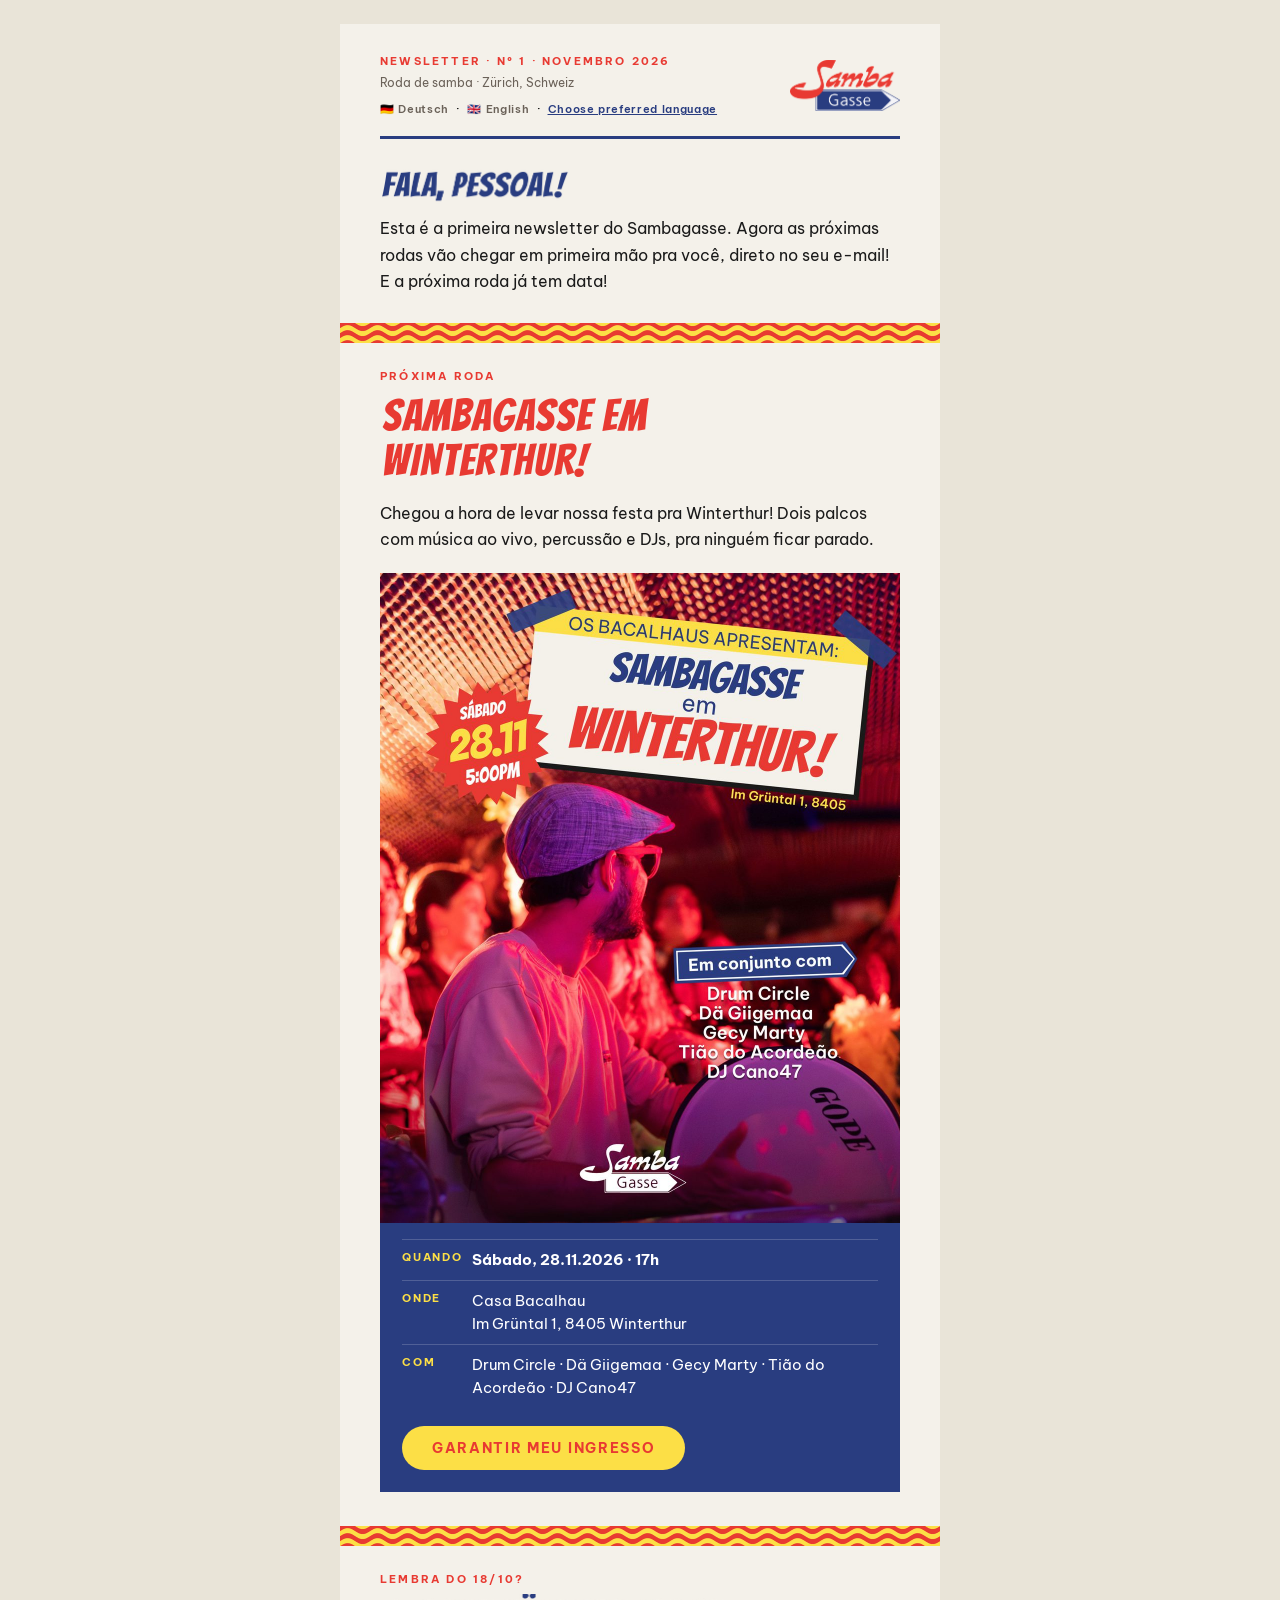
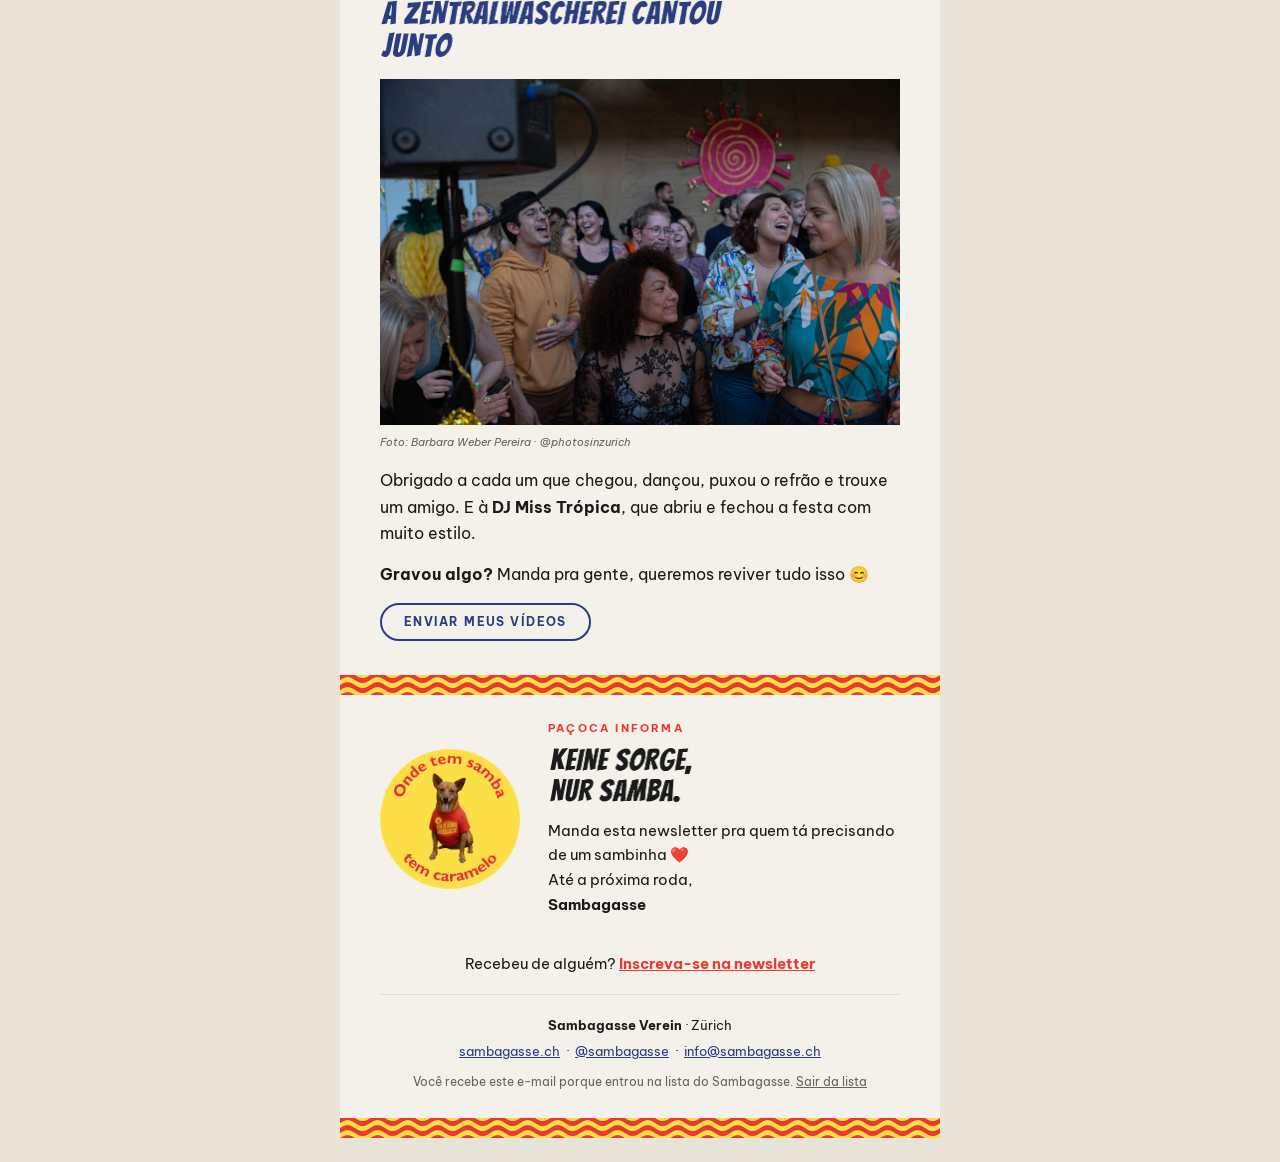
<file: 2026-11/pt.html>
<!doctype html>
<html lang="pt-BR">
<head>
<meta charset="utf-8">
<meta name="viewport" content="width=device-width,initial-scale=1">
<meta name="color-scheme" content="light">
<meta name="supported-color-schemes" content="light">
<title>Sambagasse em Winterthur! · Newsletter Nº 1</title>
<link href="https://fonts.googleapis.com/css2?family=Bangers&family=Be+Vietnam+Pro:wght@400;600;700&display=swap" rel="stylesheet">
<style>
  body { margin:0; padding:0; }
  @media (max-width:620px) {
    .px { padding-left:22px !important; padding-right:22px !important; }
    .stk img { width:110px !important; }
    .stk { width:116px !important; }
    .lg { width:88px !important; }
    .lg img { width:88px !important; height:40px !important; }
  }
</style>
</head>
<body style="margin:0;padding:0;background:#e9e4d8">
<div style="display:none;max-height:0;overflow:hidden;opacity:0">Sábado, 28.11, às 17h: a roda vai pra Winterthur. Ingressos no link.</div>
<table role="presentation" width="100%" cellpadding="0" cellspacing="0" border="0" style="background:#e9e4d8">
<tr><td align="center" style="padding:24px 0">
<table role="presentation" width="600" cellpadding="0" cellspacing="0" border="0" style="width:100%;max-width:600px;background:#F4F1EA">
<tr><td class="px" style="padding:30px 40px 18px"><table role="presentation" width="100%" cellpadding="0" cellspacing="0" border="0"><tr>
      <td valign="middle"><p style="margin:0 0 6px;font:700 11px/1.4 'Be Vietnam Pro','Helvetica Neue',Helvetica,Arial,sans-serif;letter-spacing:.2em;text-transform:uppercase;color:#E83A32">Newsletter · Nº 1 · Novembro 2026</p><p style="margin:0;font:400 12px/1.4 'Be Vietnam Pro','Helvetica Neue',Helvetica,Arial,sans-serif;color:#6b6259">Roda de samba · Zürich, Schweiz</p>
        <p style="margin:10px 0 0;font:600 11px/1.4 'Be Vietnam Pro','Helvetica Neue',Helvetica,Arial,sans-serif;letter-spacing:.06em"><a href="https://sambagassezh.github.io/sambagasse-newsletter/2026-11/de.html" style="color:#6b6259;text-decoration:none">🇩🇪 Deutsch</a> &nbsp;·&nbsp; <a href="https://sambagassezh.github.io/sambagasse-newsletter/2026-11/en.html" style="color:#6b6259;text-decoration:none">🇬🇧 English</a> &nbsp;·&nbsp; <a href="https://sambagassezh.github.io/sambagasse-newsletter/idioma.html?l=pt" style="color:#293D80;white-space:nowrap">Choose preferred language</a></p></td>
      <td class="lg" width="110" align="right" valign="middle"><img src="https://sambagassezh.github.io/sambagasse-newsletter/img/2026-11/logo.png" alt="Sambagasse" width="110" height="51" style="display:block;width:110px;height:51px;border:0"></td>
    </tr></table></td></tr>
<tr><td class="px" style="padding:0 40px"><div style="border-top:3px solid #293D80;font-size:0;line-height:0">&nbsp;</div></td></tr>
<tr><td class="px" style="padding:26px 40px 0"><div class="h" style="margin:0 0 10px;line-height:0;font-size:0"><img src="https://sambagassezh.github.io/sambagasse-newsletter/img/2026-11/titulos/t_08c59b745e.png" alt="Fala, pessoal!" width="189" style="display:block;width:189px;max-width:100%;height:auto;border:0;font:400 34px/1.1 'Bangers',Impact,'Arial Narrow',sans-serif;color:#293D80"></div><p style="margin:0;font:400 16px/1.65 'Be Vietnam Pro','Helvetica Neue',Helvetica,Arial,sans-serif;color:#1A1A1A;">Esta é a primeira newsletter do Sambagasse. Agora as próximas rodas vão chegar em primeira mão pra você, direto no seu e-mail!<br>E a próxima roda já tem data!</p></td></tr>
<tr><td style="padding:28px 0 26px"><img src="https://sambagassezh.github.io/sambagasse-newsletter/img/2026-11/ondas.png" alt="" width="600" style="display:block;width:100%;max-width:600px;height:auto;border:0"></td></tr>
<tr><td class="px" style="padding:0 40px"><p style="margin:0 0 6px;font:700 11px/1.4 'Be Vietnam Pro','Helvetica Neue',Helvetica,Arial,sans-serif;letter-spacing:.2em;text-transform:uppercase;color:#E83A32">Próxima roda</p><div class="h" style="margin:0 0 14px;line-height:0;font-size:0"><img src="https://sambagassezh.github.io/sambagasse-newsletter/img/2026-11/titulos/t_dc3ca72414.png" alt="Sambagasse em Winterthur!" width="271" style="display:block;width:271px;max-width:100%;height:auto;border:0;font:400 44px/1.1 'Bangers',Impact,'Arial Narrow',sans-serif;color:#E83A32"></div><p style="margin:0 0 20px;font:400 16px/1.65 'Be Vietnam Pro','Helvetica Neue',Helvetica,Arial,sans-serif;color:#1A1A1A;">Chegou a hora de levar nossa festa pra Winterthur! Dois palcos com música ao vivo, percussão e DJs, pra ninguém ficar parado.</p></td></tr>
<tr><td class="px" style="padding:0 40px"><table role="presentation" width="100%" cellpadding="0" cellspacing="0" border="0" style="background:#293D80">
    <tr><td style="padding:0;font-size:0;line-height:0"><img src="https://sambagassezh.github.io/sambagasse-newsletter/img/2026-11/flyer_winterthur.jpg" alt="Flyer: Sambagasse em Winterthur, sábado 28.11, 17h, Im Grüntal 1" width="520" style="display:block;width:100%;height:auto;border:0"></td></tr>
    <tr><td style="padding:16px 22px 22px">
      <table role="presentation" width="100%" cellpadding="0" cellspacing="0" border="0"><tr><td width="70" valign="top" style="padding:9px 0;border-top:1px solid rgba(255,255,255,.18);font:700 11px/1.6 'Be Vietnam Pro','Helvetica Neue',Helvetica,Arial,sans-serif;letter-spacing:.16em;text-transform:uppercase;color:#FCDF46">Quando</td><td valign="top" style="padding:9px 0;border-top:1px solid rgba(255,255,255,.18);font:700 15px/1.5 'Be Vietnam Pro','Helvetica Neue',Helvetica,Arial,sans-serif;color:#ffffff">Sábado, 28.11.2026 · 17h</td></tr><tr><td width="70" valign="top" style="padding:9px 0;border-top:1px solid rgba(255,255,255,.18);font:700 11px/1.6 'Be Vietnam Pro','Helvetica Neue',Helvetica,Arial,sans-serif;letter-spacing:.16em;text-transform:uppercase;color:#FCDF46">Onde</td><td valign="top" style="padding:9px 0;border-top:1px solid rgba(255,255,255,.18);font:400 15px/1.5 'Be Vietnam Pro','Helvetica Neue',Helvetica,Arial,sans-serif;color:#ffffff">Casa Bacalhau<br>Im Grüntal 1, 8405 Winterthur</td></tr><tr><td width="70" valign="top" style="padding:9px 0;border-top:1px solid rgba(255,255,255,.18);font:700 11px/1.6 'Be Vietnam Pro','Helvetica Neue',Helvetica,Arial,sans-serif;letter-spacing:.16em;text-transform:uppercase;color:#FCDF46">Com</td><td valign="top" style="padding:9px 0;border-top:1px solid rgba(255,255,255,.18);font:400 15px/1.5 'Be Vietnam Pro','Helvetica Neue',Helvetica,Arial,sans-serif;color:#ffffff">Drum Circle · Dä Giigemaa · Gecy Marty · Tião do Acordeão · DJ Cano47</td></tr></table>
      <div style="height:18px;line-height:18px;font-size:0">&nbsp;</div><table role="presentation" cellpadding="0" cellspacing="0" border="0"><tr><td style="background:#FCDF46;border-radius:999px"><a href="https://eventfrog.ch/fr/p/concerts/latino/sambagasse-in-winterthur-brasilianische-samba-live-musik-winterthur-7521474473914045132.html" style="display:inline-block;padding:15px 30px;font:700 14px/1 'Be Vietnam Pro','Helvetica Neue',Helvetica,Arial,sans-serif;letter-spacing:.12em;text-transform:uppercase;color:#E83A32;text-decoration:none">Garantir meu ingresso</a></td></tr></table>
    </td></tr></table></td></tr>
<tr><td style="padding:34px 0 26px"><img src="https://sambagassezh.github.io/sambagasse-newsletter/img/2026-11/ondas.png" alt="" width="600" style="display:block;width:100%;max-width:600px;height:auto;border:0"></td></tr>
<tr><td class="px" style="padding:0 40px"><p style="margin:0 0 6px;font:700 11px/1.4 'Be Vietnam Pro','Helvetica Neue',Helvetica,Arial,sans-serif;letter-spacing:.2em;text-transform:uppercase;color:#E83A32">Lembra do 18/10?</p><div class="h" style="margin:0 0 14px;line-height:0;font-size:0"><img src="https://sambagassezh.github.io/sambagasse-newsletter/img/2026-11/titulos/t_267791b26c.png" alt="A Zentralwäscherei cantou junto" width="345" style="display:block;width:345px;max-width:100%;height:auto;border:0;font:400 32px/1.1 'Bangers',Impact,'Arial Narrow',sans-serif;color:#293D80"></div></td></tr>
<tr><td class="px" style="padding:0 40px"><img src="https://sambagassezh.github.io/sambagasse-newsletter/img/2026-11/zw_coro.jpg" alt="O público cantando junto na roda da Zentralwäscherei, 18.10.2026" width="520" style="display:block;width:100%;max-width:520px;height:auto;border:0"><p style="margin:8px 0 16px;font:400 11px/1.65 'Be Vietnam Pro','Helvetica Neue',Helvetica,Arial,sans-serif;color:#6b6259;font-style:italic">Foto: Barbara Weber Pereira · @photosinzurich</p></td></tr>
<tr><td class="px" style="padding:0 40px"><p style="margin:0 0 14px;font:400 16px/1.65 'Be Vietnam Pro','Helvetica Neue',Helvetica,Arial,sans-serif;color:#1A1A1A;">Obrigado a cada um que chegou, dançou, puxou o refrão e trouxe um amigo. E à <strong>DJ Miss Trópica</strong>, que abriu e fechou a festa com muito estilo.</p><p style="margin:0 0 16px;font:400 16px/1.65 'Be Vietnam Pro','Helvetica Neue',Helvetica,Arial,sans-serif;color:#1A1A1A;"><strong>Gravou algo?</strong> Manda pra gente, queremos reviver tudo isso 😊</p><table role="presentation" cellpadding="0" cellspacing="0" border="0"><tr><td style="background:transparent;border:2px solid #293D80;border-radius:999px"><a href="https://sambagassezh.github.io/videos/?festa=outubro-2026" style="display:inline-block;padding:11px 22px;font:700 12px/1 'Be Vietnam Pro','Helvetica Neue',Helvetica,Arial,sans-serif;letter-spacing:.12em;text-transform:uppercase;color:#293D80;text-decoration:none">Enviar meus vídeos</a></td></tr></table></td></tr>
<tr><td style="padding:34px 0 26px"><img src="https://sambagassezh.github.io/sambagasse-newsletter/img/2026-11/ondas.png" alt="" width="600" style="display:block;width:100%;max-width:600px;height:auto;border:0"></td></tr>
<tr><td class="px" style="padding:0 40px"><table role="presentation" width="100%" cellpadding="0" cellspacing="0" border="0"><tr>
      <td class="stk" width="150" valign="middle"><img src="https://sambagassezh.github.io/sambagasse-newsletter/img/2026-11/pacoca_adesivo.png" alt="Adesivo da Paçoca: Onde tem samba tem caramelo" width="140" style="display:block;width:140px;height:auto;border:0"></td>
      <td valign="middle" style="padding-left:18px"><p style="margin:0 0 6px;font:700 11px/1.4 'Be Vietnam Pro','Helvetica Neue',Helvetica,Arial,sans-serif;letter-spacing:.2em;text-transform:uppercase;color:#E83A32">Paçoca informa</p><div class="h" style="margin:0 0 10px;line-height:0;font-size:0"><img src="https://sambagassezh.github.io/sambagasse-newsletter/img/2026-11/titulos/t_f00ebd1643.png" alt="Keine Sorge, nur Samba." width="149" style="display:block;width:149px;max-width:100%;height:auto;border:0;font:400 30px/1.1 'Bangers',Impact,'Arial Narrow',sans-serif;color:#1A1A1A"></div>
        <p style="margin:0;font:400 15px/1.65 'Be Vietnam Pro','Helvetica Neue',Helvetica,Arial,sans-serif;color:#1A1A1A;">Manda esta newsletter pra quem tá precisando de um sambinha ❤️<br>Até a próxima roda,<br><strong>Sambagasse</strong></p></td>
    </tr></table></td></tr>
<tr><td class="px" style="padding:34px 40px 0"><p style="margin:0;font:400 15px/1.65 'Be Vietnam Pro','Helvetica Neue',Helvetica,Arial,sans-serif;color:#1A1A1A;text-align:center">Recebeu de alguém? <a href="https://sambagassezh.github.io/sambagasse-newsletter/" style="color:#E83A32;font-weight:700">Inscreva-se na newsletter</a></p></td></tr>
<tr><td class="px" style="padding:18px 40px 26px"><div style="border-top:1px solid #e2dccf;padding-top:20px;text-align:center">
      <p style="margin:0 0 4px;font:400 13px/1.65 'Be Vietnam Pro','Helvetica Neue',Helvetica,Arial,sans-serif;color:#1A1A1A;"><strong>Sambagasse Verein</strong> · Zürich</p>
      <p style="margin:0 0 10px;font:400 13px/1.65 'Be Vietnam Pro','Helvetica Neue',Helvetica,Arial,sans-serif;color:#1A1A1A;"><a href="https://sambagasse.ch" style="color:#293D80">sambagasse.ch</a> &nbsp;·&nbsp; <a href="https://www.instagram.com/sambagasse/" style="color:#293D80">@sambagasse</a> &nbsp;·&nbsp; <a href="mailto:info@sambagasse.ch" style="color:#293D80">info@sambagasse.ch</a></p>
      <p style="margin:0;font:400 12px/1.65 'Be Vietnam Pro','Helvetica Neue',Helvetica,Arial,sans-serif;color:#6b6259;">Você recebe este e-mail porque entrou na lista do Sambagasse. <a href="mailto:info@sambagasse.ch?subject=Newsletter" style="color:#6b6259">Sair da lista</a></p>
    </div></td></tr>
<tr><td><img src="https://sambagassezh.github.io/sambagasse-newsletter/img/2026-11/ondas.png" alt="" width="600" style="display:block;width:100%;max-width:600px;height:auto;border:0"></td></tr>
</table>
</td></tr>
</table>
</body>
</html>
</file>
<file: style.css>
/* Visual do sambagasse.ch: noite vinho, Bangers amarelo-sol, botão pílula amarelo. Uma coluna centralizada. */
:root {
  --bg: #221010;
  --glass: rgba(255, 255, 255, .04);
  --glass-line: rgba(255, 255, 255, .12);
  --white: #ffffff;
  --text: rgba(255, 255, 255, .86);
  --muted: rgba(255, 255, 255, .58);
  --sun: #facc15;
  --red: #c20a0a;
  --error: #ff8a80;
  --font-heading: "Bangers", "Impact", "Arial Black", sans-serif;
  --font-body: "Be Vietnam Pro", "Helvetica Neue", Arial, sans-serif;
  --ease: .22s cubic-bezier(.4, 0, .2, 1);
  color-scheme: dark;
}
* { box-sizing: border-box; }
[hidden] { display: none !important; }
html, body { min-height: 100%; }
body {
  margin: 0; background: var(--bg); color: var(--text); font: 16px/1.6 var(--font-body);
  padding: env(safe-area-inset-top, 0px) 16px env(safe-area-inset-bottom, 0px);
  background-image: radial-gradient(circle at 50% 18%, rgba(250,204,21,.09) 0%, transparent 55%);
}
main { max-width: 30rem; margin: 0 auto; padding-block: 56px 40px; display: grid; justify-items: center; gap: 22px; text-align: center; }
.logo { width: 112px; height: 112px; filter: drop-shadow(0 0 10px rgba(0,0,0,.4)) drop-shadow(0 0 28px rgba(250,204,21,.45)); }
.kicker { letter-spacing: .2em; text-transform: uppercase; font-weight: 600; font-size: .85rem; color: rgba(255,255,255,.8); }
h1 { font-family: var(--font-heading); font-weight: 400; color: var(--sun); text-transform: uppercase; letter-spacing: .05em; font-size: clamp(2.6rem, 10vw, 3.6rem); line-height: .95; margin: -8px 0 0; text-wrap: balance; text-shadow: 0 4px 20px rgba(0,0,0,.5), 0 0 30px rgba(250,204,21,.25); }
.lead { margin: 0; max-width: 34ch; }

form { width: 100%; display: grid; gap: 12px; margin-top: 6px; }
.sr { position: absolute; width: 1px; height: 1px; overflow: hidden; clip: rect(0 0 0 0); white-space: nowrap; }
input[type=email] {
  width: 100%; padding: 15px 20px; border-radius: 9999px; border: 1px solid var(--glass-line);
  background: rgba(0,0,0,.28); color: var(--white); font: inherit; font-size: 1.05rem; text-align: center;
  transition: border-color var(--ease);
}
input[type=email]::placeholder { color: var(--muted); }
input[type=email]:focus { outline: none; border-color: var(--sun); }
input[aria-invalid="true"] { border-color: var(--error); }
button.cta {
  background: var(--sun); color: var(--red); border: 0; border-radius: 9999px; padding: 15px 28px;
  font: inherit; font-size: 1.05rem; font-weight: 800; text-transform: uppercase; letter-spacing: .1em; cursor: pointer;
  transition: transform var(--ease), box-shadow var(--ease), opacity var(--ease);
}
button.cta:hover:not(:disabled) { transform: translateY(-2px) scale(1.02); box-shadow: 0 8px 30px rgba(250,204,21,.4); }
button.cta:disabled { opacity: .6; cursor: wait; }
:focus-visible { outline: 3px solid var(--sun); outline-offset: 3px; }
.hp { position: absolute; left: -9999px; width: 1px; height: 1px; opacity: 0; }

#msg { min-height: 1.6em; margin: 0; font-weight: 600; }
#msg.error { color: var(--error); }
#msg.ok { color: var(--sun); }
.done { display: grid; gap: 8px; background: var(--glass); border: 1px solid rgba(250,204,21,.35); border-radius: 1rem; padding: 22px; width: 100%; }
.done strong { font-family: var(--font-heading); font-weight: 400; font-size: 1.8rem; letter-spacing: .05em; color: var(--sun); text-transform: uppercase; }
.note { font-size: .82rem; color: var(--muted); margin: 0; max-width: 40ch; }

.langs { display: grid; justify-items: center; gap: 10px; margin-top: 18px; padding-top: 22px; border-top: 1px solid var(--glass-line); width: 100%; }
.langs span { font-size: .75rem; letter-spacing: .14em; text-transform: uppercase; color: var(--muted); font-weight: 700; }
.flags { display: flex; gap: 8px; flex-wrap: wrap; justify-content: center; }
.flags button {
  display: inline-flex; align-items: center; gap: 6px; background: transparent; color: var(--text);
  border: 1px solid var(--glass-line); border-radius: 9999px; padding: 5px 12px; cursor: pointer; font: inherit; font-size: .8rem; font-weight: 700; letter-spacing: .06em;
  transition: border-color var(--ease), background var(--ease);
}
.flags button .flag { font-size: 1.15rem; line-height: 1; }
.flags button:hover { border-color: var(--sun); }
.flags button[aria-pressed="true"] { border-color: var(--sun); background: rgba(250,204,21,.12); color: var(--sun); }
footer { color: var(--muted); font-size: .78rem; padding-bottom: 24px; text-align: center; }
footer a { color: inherit; }

/* Newsletter language choice (sign-up and idioma.html) */
fieldset.pick { border: 0; margin: 4px 0 0; padding: 0; display: grid; justify-items: center; gap: 8px; }
fieldset.pick legend { padding: 0; margin-bottom: 8px; font-size: .78rem; letter-spacing: .14em; text-transform: uppercase; color: var(--muted); font-weight: 700; }
.choices { display: flex; gap: 8px; flex-wrap: wrap; justify-content: center; }
.choices label {
  display: inline-flex; align-items: center; gap: 7px; border: 1px solid var(--glass-line); border-radius: 9999px;
  padding: 9px 16px; cursor: pointer; font-weight: 700; font-size: .95rem; transition: border-color var(--ease), background var(--ease);
}
.choices label:hover { border-color: var(--sun); }
.choices input { position: absolute; opacity: 0; pointer-events: none; }
.choices label:has(input:checked) { border-color: var(--sun); background: rgba(250,204,21,.14); color: var(--sun); }
.choices label:has(input:focus-visible) { outline: 3px solid var(--sun); outline-offset: 3px; }
.done a { color: var(--sun); font-weight: 700; }
@media (prefers-reduced-motion: reduce) { * { transition: none !important; } }
</file>
